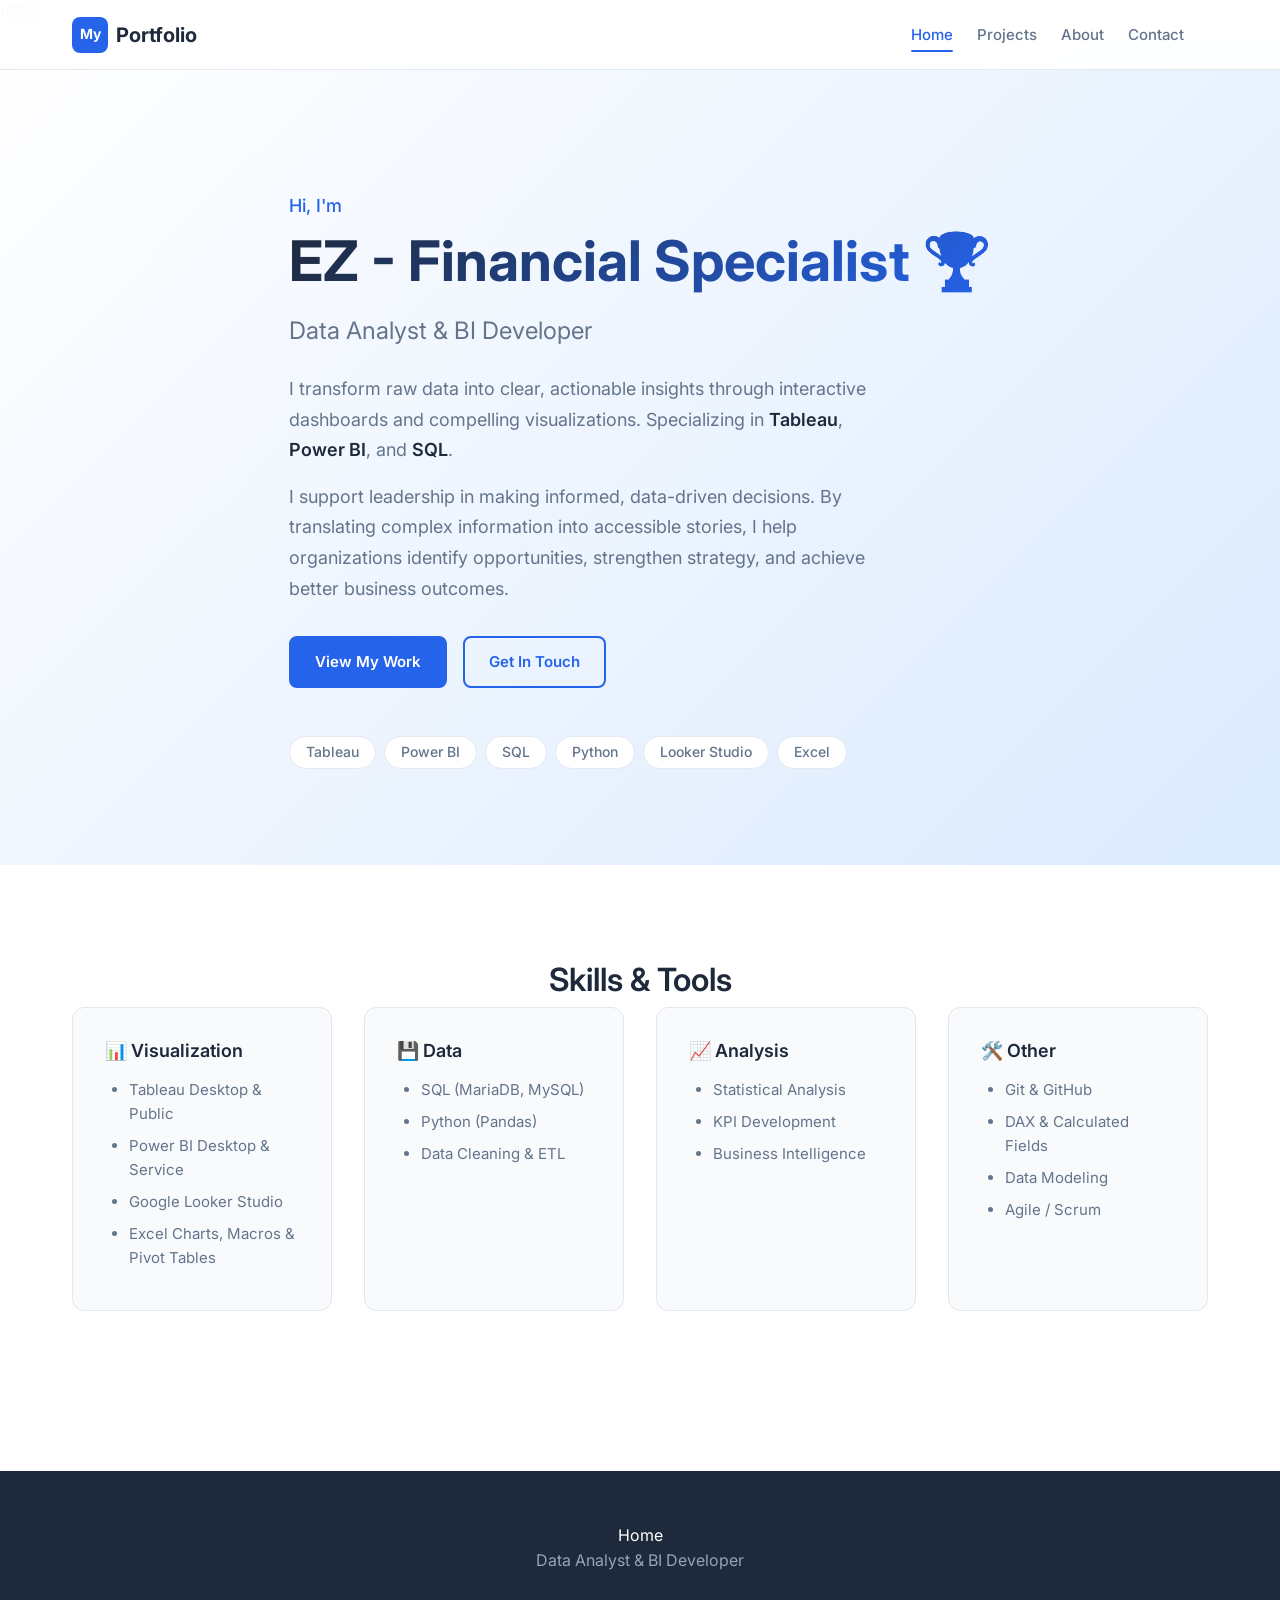
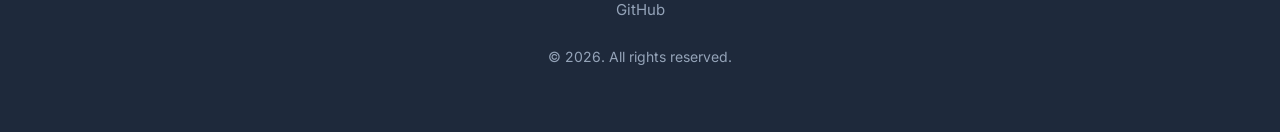
<file: index.html>
HTML

<!DOCTYPE html>
<html lang="en">
<head>
    <!-- ═══════════════════════════════════════════ -->
    <!-- CHARACTER ENCODING & VIEWPORT               -->
    <!-- ═══════════════════════════════════════════ -->
    <!-- 
      WHAT: Tells the browser how to read your text and 
            how to size the page on different screens.
      WHY:  Without UTF-8, special characters break.
            Without viewport, mobile phones show tiny text.
    -->
    <meta charset="UTF-8">
    <meta name="viewport" content="width=device-width, initial-scale=1.0">
    

    <!-- ═══════════════════════════════════════════ -->
    <!-- SECURITY HEADERS (from Step 6)              -->
    <!-- ═══════════════════════════════════════════ -->
    <meta http-equiv="Content-Security-Policy" content="
        default-src 'self';
        script-src 'self';
        style-src 'self' 'unsafe-inline' https://fonts.googleapis.com;
        font-src 'self' https://fonts.gstatic.com;
        img-src 'self' data: https:;
        frame-src https://public.tableau.com https://app.powerbi.com https://lookerstudio.google.com https://datastudio.google.com;
        connect-src 'self' https://formspree.io;
    ">
    <meta http-equiv="X-Content-Type-Options" content="nosniff">
    <meta name="Referrer-Policy" content="strict-origin-when-cross-origin">

    <!-- ═══════════════════════════════════════════ -->
    <!-- SEO (Search Engine Optimization)            -->
    <!-- ═══════════════════════════════════════════ -->
    <!--
      WHAT: Helps Google and LinkedIn understand your page.
      WHY:  When someone Googles your name or shares your link,
            this info determines what appears.
    -->
    <title>Home  | Data Analytics Portfolio</title>
    <meta name="description" content="Data Analytics portfolio featuring 
        Tableau, Power BI, and Looker Studio dashboards. 
        Specializing in data visualization and business intelligence.">
    <meta name="author" content="EZ - Financial Specialist">

    <!-- Open Graph tags (for LinkedIn/social media previews) -->
    <meta property="og:title" content="EZ - Financial Specialist — Data Analytics Portfolio">
    <meta property="og:description" content="Data Analytics portfolio featuring 
        interactive dashboards and data visualizations.">
    <meta property="og:type" content="website">
    <meta property="og:url" content="https://github.com/Gecko1-F/Data-Analysis-Portfolio/">
    <meta property="og:image" content="https://github.com/Gecko1-F/Data-Analysis-Portfolio/images/profile/DB.webp">

    <!-- ═══════════════════════════════════════════ -->
    <!-- FAVICON                                     -->
    <!-- ═══════════════════════════════════════════ -->
    <link rel="apple-touch-icon" sizes="180x180" href="/apple-touch-icon.png">
    <link rel="icon" type="image/png" sizes="32x32" href="/favicon-32x32.png">
    <link rel="icon" type="image/png" sizes="16x16" href="/favicon-16x16.png">
    <link rel="manifest" href="/site.webmanifest">

    <!-- ═══════════════════════════════════════════ -->
    <!-- FONTS (Google Fonts — free)                 -->
    <!-- ═══════════════════════════════════════════ -->
    <!--
      WHAT: Professional fonts from Google's free CDN.
      WHY:  Default browser fonts look unprofessional.
      
      preconnect: Tells the browser to start connecting to
      Google's servers early, so fonts load faster.
    -->
    <link rel="preconnect" href="https://fonts.googleapis.com">
    <link rel="preconnect" href="https://fonts.gstatic.com" crossorigin>
    <link href="https://fonts.googleapis.com/css2?family=Inter:wght@300;400;500;600;700&family=JetBrains+Mono:wght@400;500&display=swap" rel="stylesheet">

    <!-- ═══════════════════════════════════════════ -->
    <!-- YOUR STYLESHEET                             -->
    <!-- ═══════════════════════════════════════════ -->
    <link rel="stylesheet" href="css/style.css">
</head>
<body>

    <!-- ═══════════════════════════════════════════ -->
    <!-- SKIP NAVIGATION LINK (Accessibility)        -->
    <!-- ═══════════════════════════════════════════ -->
    <!--
      WHAT: Hidden link that appears when Tab is pressed.
      WHY:  Screen reader users and keyboard-only users can
            skip the navigation and jump straight to content.
            This is an accessibility best practice (WCAG).
    -->
    <a href="#main-content" class="skip-link">Skip to main content</a>

    <!-- ═══════════════════════════════════════════ -->
    <!-- NAVIGATION BAR                              -->
    <!-- ═══════════════════════════════════════════ -->
    <!--
      WHAT: The menu bar at the top of every page.
      WHY:  Lets visitors navigate between pages.
      
      <nav> tag: Semantic HTML — tells screen readers 
      "this is navigation." Better than using <div>.
      
      aria-label: Tells screen readers what this nav is for.
    -->
    <nav class="navbar" aria-label="Main navigation">
        <div class="nav-container">
            <!-- Logo/Name -->
            <a href="index.html" class="nav-logo" aria-label="Home">
                <!-- You can use text or an SVG logo -->
                <span class="logo-text">My</span>
                <span class="logo-full"> Portfolio  </span>
            </a>

            <!-- Navigation Links -->
            <ul class="nav-links" id="navLinks">
                <li><a href="index.html" class="nav-link active" aria-current="page">Home</a></li>
                <li><a href="projects.html" class="nav-link">Projects</a></li>
                <li><a href="about.html" class="nav-link">About</a></li>
                <li><a href="contact.html" class="nav-link">Contact</a></li>
                <li>
                  <!-  <a href="docs/resume.pdf" class="nav-link nav-cta" 
                       target="_blank" 
                       rel="noopener noreferrer">
                     <!-   Resume ↗
                    </a>
                </li>
            </ul>

            <!-- 
              Mobile Menu Button (Hamburger)
              ──────────────────────────────
              WHAT: Three-line icon that appears on small screens.
              WHY:  Full navigation doesn't fit on phone screens.
              
              aria-expanded: Tells screen readers if menu is open/closed.
              aria-controls: Points to the element this button controls.
            -->
            <button class="nav-toggle" 
                    id="navToggle" 
                    aria-expanded="false" 
                    aria-controls="navLinks"
                    aria-label="Toggle navigation menu">
                <span class="hamburger-line"></span>
                <span class="hamburger-line"></span>
                <span class="hamburger-line"></span>
            </button>
        </div>
    </nav>

    <!-- ═══════════════════════════════════════════ -->
    <!-- HERO SECTION (Main Banner)                  -->
    <!-- ═══════════════════════════════════════════ -->
    <!--
      WHAT: The large, eye-catching section at the top.
      WHY:  First impression — visitors decide in 3 seconds 
            whether to stay or leave.
      
      id="main-content": This is where the skip-link jumps to.
    -->
    <main id="main-content">
        <section class="hero" aria-label="Introduction">
            <div class="hero-container">
                <div class="hero-content">
                    <!-- Greeting with subtle animation -->
                    <p class="hero-greeting">Hi, I'm</p>

                    <!-- Your name — the biggest text on the page -->
                    <h1 class="hero-title">EZ - Financial Specialist 🏆</h1>

                    <!-- Your role/tagline -->
                    <p class="hero-subtitle">
                        Data Analyst & BI Developer
                    </p>

                    <!-- Brief description -->
                    <div class="hero-description">
    <p>I transform raw data into clear, actionable insights through interactive dashboards and compelling visualizations. Specializing in <strong>Tableau</strong>, <strong>Power BI</strong>, and <strong>SQL</strong>.</p>
    
    <p>I support leadership in making informed, data-driven decisions. By translating complex information into accessible stories, I help organizations identify opportunities, strengthen strategy, and achieve better business outcomes.</p>
</div>


                    <!-- Call-to-action buttons -->
                    <div class="hero-buttons">
                        <a href="projects.html" class="btn btn-primary">
                            View My Work
                        </a>
                        <a href="contact.html" class="btn btn-secondary">
                            Get In Touch
                        </a>
                    </div>

                    <!-- Tool badges -->
                    <div class="hero-tools" aria-label="Tools I use">
                        <span class="tool-badge">Tableau</span>
                        <span class="tool-badge">Power BI</span>
                        <span class="tool-badge">SQL</span>
                        <span class="tool-badge">Python</span>
                        <span class="tool-badge">Looker Studio</span>
                        <span class="tool-badge">Excel</span>
                    </div>
                </div>
            </div>
        </section>

        <!-- ═══════════════════════════════════════════ -->
        <!-- FEATURED PROJECTS SECTION                   -->
        <!-- ═══════════════════════════════════════════ -->
        <!--
          WHAT: Preview cards of your best 3 projects.
          WHY:  Gives visitors a quick taste without 
                having to navigate to the projects page.
        -->
        <!--
        <section class="featured-projects" aria-label="Featured projects">
            <div class="section-container">
                <h2 class="section-title">Featured Projects</h2>
                <p class="section-subtitle">
                    A selection of my recent data analytics work
                </p>

                <div class="projects-grid">
                    <!-- PROJECT CARD 1 -->
                   <!-- <article class="project-card">
                        <div class="card-image">
                            <img src="images/projects/project1-thumb.webp" 
                                 alt="Screenshot of Sales Performance Dashboard 
                                      showing revenue trends and KPI metrics"
                                 loading="lazy"
                                 width="600" 
                                 height="400">
                            <!--
                              loading="lazy": Don't load image until user 
                              scrolls near it. Saves bandwidth.
                              
                              width/height: Prevents layout shift while 
                              image loads. Browser reserves space.
                              
                              alt: Descriptive text for screen readers 
                              and when images fail to load. Be specific!
                            -->
                           <!-- <span class="card-tool-tag">Tableau</span>
                        </div>
                        <div class="card-content">
                            <h3 class="card-title">Sales Performance Dashboard</h3>
                            <p class="card-description">
                                Interactive Tableau dashboard analyzing $2.3M in 
                                sales data across 4 regions, identifying a 23% 
                                revenue opportunity in underperforming segments.
                            </p>
                            <div class="card-tags">
                                <span class="tag">Tableau</span>
                                <span class="tag">SQL</span>
                                <span class="tag">Data Cleaning</span>
                            </div>
                            <a href="projects.html#project-sales" 
                               class="card-link">
                                View Case Study →
                            </a>
                        </div>
                    </article>

                    <!-- PROJECT CARD 2 -->
                    <!--<article class="project-card">
                        <div class="card-image">
                            <img src="images/projects/project2-thumb.webp" 
                                 alt="Screenshot of HR Analytics Dashboard 
                                      showing employee turnover analysis"
                                 loading="lazy"
                                 width="600" 
                                 height="400">
                            <span class="card-tool-tag">Power BI</span>
                        </div>
                        <div class="card-content">
                            <h3 class="card-title">HR Analytics Dashboard</h3>
                            <p class="card-description">
                                Power BI report analyzing employee turnover 
                                patterns, revealing that remote workers had 
                                34% higher retention rates.
                            </p>
                            <div class="card-tags">
                                <span class="tag">Power BI</span>
                                <span class="tag">DAX</span>
                                <span class="tag">HR Analytics</span>
                            </div>
                            <a href="projects.html#project-hr" 
                               class="card-link">
                                View Case Study →
                            </a>
                        </div>
                    </article>

                    <!-- PROJECT CARD 3 -->
                    <!--<article class="project-card">
                        <div class="card-image">
                            <img src="images/projects/project3-thumb.webp" 
                                 alt="Screenshot of Marketing ROI report 
                                      showing campaign performance metrics"
                                 loading="lazy"
                                 width="600" 
                                 height="400">
                            <span class="card-tool-tag">Looker Studio</span>
                        </div>
                        <div class="card-content">
                            <h3 class="card-title">Marketing ROI Report</h3>
                            <p class="card-description">
                                Google Looker Studio report tracking marketing 
                                spend vs. conversions, optimizing budget 
                                allocation to improve ROI by 18%.
                            </p>
                            <div class="card-tags">
                                <span class="tag">Looker Studio</span>
                                <span class="tag">Google Analytics</span>
                                <span class="tag">Marketing</span>
                            </div>
                            <a href="projects.html#project-marketing" 
                               class="card-link">
                                View Case Study →
                            </a>
                        </div>
                    </article>
                </div>

                <!-- Link to see all projects -->
                <!--<div class="section-cta">
                    <a href="projects.html" class="btn btn-outline">
                        View All Projects →-->
                    </a>
                </div>
            </div>
        </section>

        <!-- ═══════════════════════════════════════════ -->
        <!-- SKILLS SECTION                              -->
        <!-- ═══════════════════════════════════════════ -->
        <section class="skills" aria-label="Technical skills">
            <div class="section-container">
                <h2 class="section-title">Skills & Tools</h2>

                <div class="skills-grid">
                    <div class="skill-category">
                        <h3>📊 Visualization</h3>
                        <ul>
                            <li>Tableau Desktop & Public</li>
                            <li>Power BI Desktop & Service</li>
                            <li>Google Looker Studio</li>
                            <li>Excel Charts, Macros & Pivot Tables</li>
                        </ul>
                    </div>

                    <div class="skill-category">
                        <h3>💾 Data</h3>
                        <ul>
                            <li>SQL (MariaDB, MySQL)</li>
                            <li>Python (Pandas)</li>
                            <li>Data Cleaning & ETL</li>
                           
                        </ul>
                    </div>

                    <div class="skill-category">
                        <h3>📈 Analysis</h3>
                        <ul>
                            <li>Statistical Analysis</li>
                            <li>KPI Development</li>
                            <li>Business Intelligence</li>
                        </ul>
                    </div>

                    <div class="skill-category">
                        <h3>🛠️ Other</h3>
                        <ul>
                            <li>Git & GitHub</li>
                            <li>DAX & Calculated Fields</li>
                            <li>Data Modeling</li>
                            <li>Agile / Scrum</li>
                        </ul>
                    </div>
                </div>
            </div>
        </section>
    </main>

    <!-- ═══════════════════════════════════════════ -->
    <!-- FOOTER                                      -->
    <!-- ═══════════════════════════════════════════ -->
    <footer class="footer" aria-label="Footer">
        <div class="footer-container">
            <div class="footer-content">
                <p class="footer-name"></p> Home
                <p class="footer-role">Data Analyst & BI Developer</p>
            </div>

            <div class="footer-links">
                <!--
                  rel="noopener noreferrer"
                  ─────────────────────────
                  WHAT: Security attributes for external links.
                  WHY:  
                  - noopener: Prevents the linked page from accessing 
                    your page via JavaScript (window.opener attack).
                  - noreferrer: Prevents sending your URL as referrer 
                    (privacy protection).
                  ALWAYS use these on target="_blank" links!
                -->
                
                <a href="https://github.com/Gecko1-F/Data-Analysis-Portfolio/" 
                   target="_blank" 
                   rel="noopener noreferrer"
                   aria-label="GitHub Profile">
                    GitHub
               <!-- </a>
                <a href="https://public.tableau.com/app/profile/yourprofile" 
                   target="_blank" 
                   rel="noopener noreferrer"
                   aria-label="Tableau Public Profile">
                    Tableau Public
                </a>
                <a href="mailto:your-email@example.com" 
                   aria-label="Send email">
                    Email-->
                </a>
            </div>

            <p class="footer-copyright">
                © <span id="currentYear"></span>. All rights reserved.
                <script>
                document.getElementById('currentYear').textContent = new Date().getFullYear();
                </script>

            </p>
        </div>
    </footer>

    <!-- ═══════════════════════════════════════════ -->
    <!-- JAVASCRIPT (loaded at end for performance)  -->
    <!-- ═══════════════════════════════════════════ -->
    <!--
      WHAT: Load JS file at the bottom of body.
      WHY:  HTML loads top-to-bottom. If JS is in <head>, 
            the page appears blank while JS downloads.
            Putting it at the bottom lets HTML/CSS render 
            first, so users see content immediately.
    -->
    <script src="js/main.js"></script>
</body>
</html>
</file>
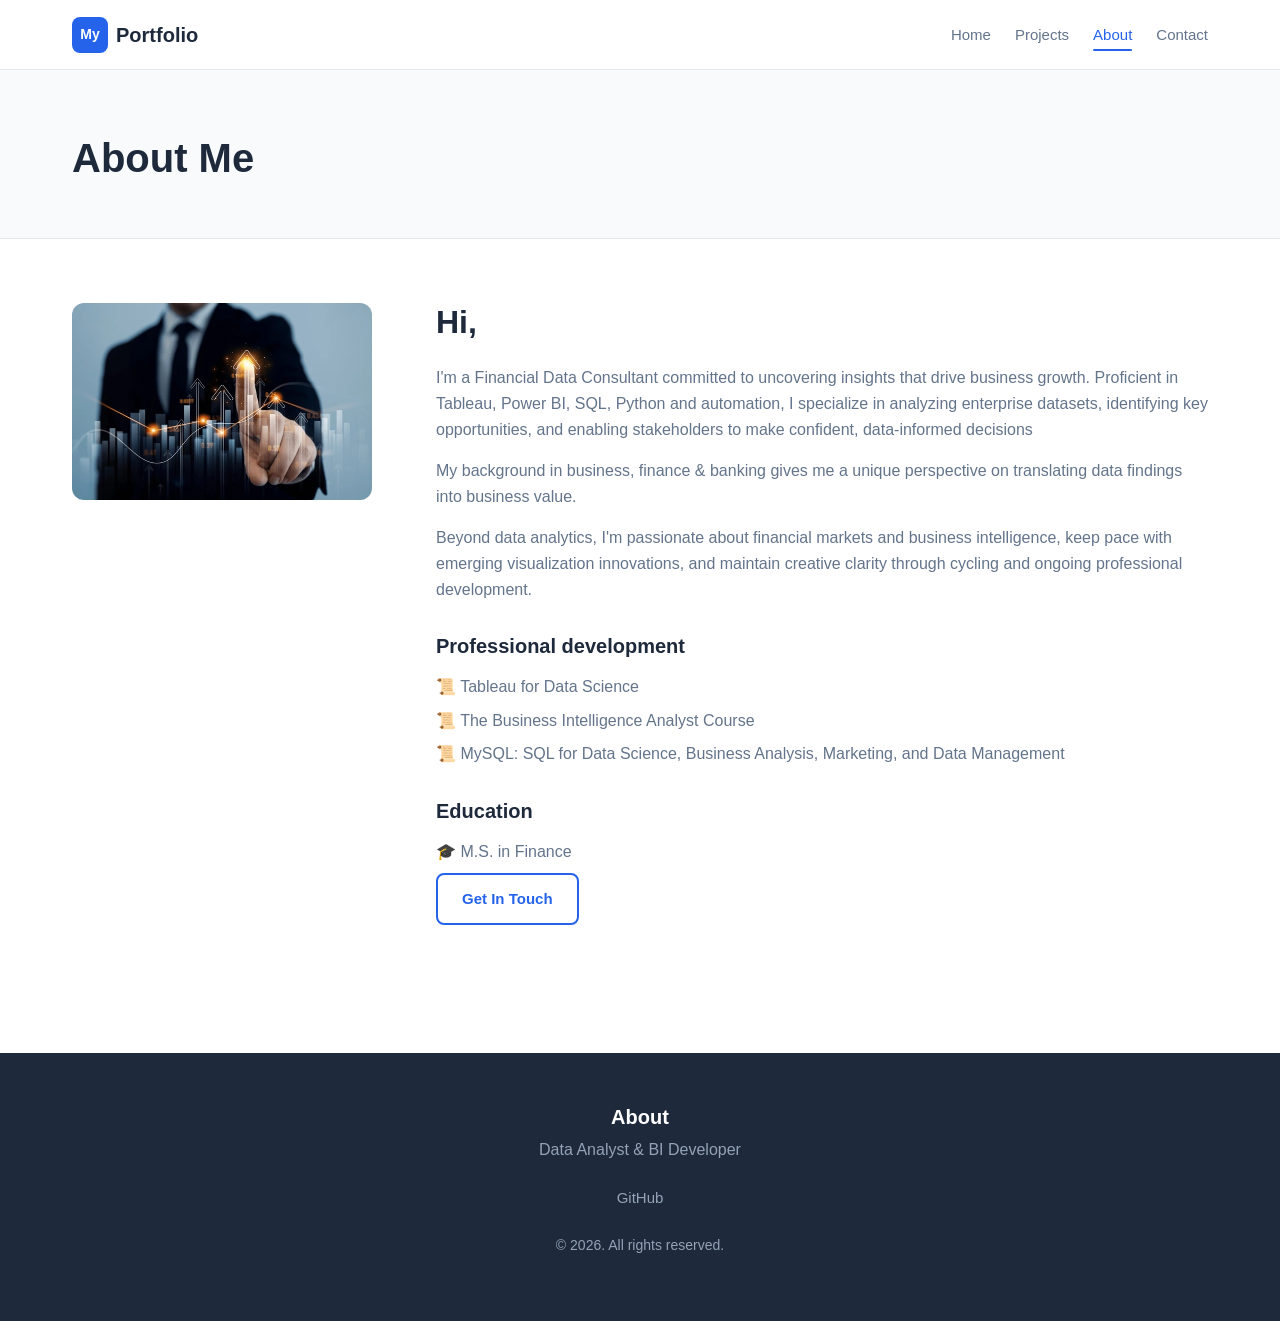
<file: about.html>
<!DOCTYPE html>
<html lang="en">
<head>
    <meta charset="UTF-8">
    <meta name="viewport" content="width=device-width, initial-scale=1.0">
    <meta http-equiv="Content-Security-Policy" content="
        default-src 'self';
        script-src 'self';
        style-src 'self' 'unsafe-inline' https://fonts.googleapis.com;
        font-src 'self' https://fonts.gstatic.com;
        img-src 'self' data: https:;
        frame-src https://public.tableau.com https://app.powerbi.com https://lookerstudio.google.com https://datastudio.google.com;
        connect-src 'self' https://formspree.io;
    ">
    <meta http-equiv="X-Content-Type-Options" content="nosniff">
    <meta name="Referrer-Policy" content="strict-origin-when-cross-origin">
    
    <title>About  | Data Analytics Portfolio</title>
    <meta name="description" content="Learn about my background in data analytics, 
        my skills, certifications, and experience.">
    
    <link rel="icon" type="image/x-icon" href="images/icons/favicon.ico">
    <link rel="preconnect" href="https://fonts.googleapis.com">
    <link rel="preconnect" href="https://fonts.gstatic.com" crossorigin>
    <link href="https://fonts.googleapis.com/css2?family=Inter:wght@300;400;500;600;700&family=JetBrains+Mono:wght@400;500&display=swap" rel="stylesheet">
    <link rel="stylesheet" href="css/style.css">
</head>
<body>
    <a href="#main-content" class="skip-link">Skip to main content</a>

    <!-- Navigation -->
    <nav class="navbar" aria-label="Main navigation">
        <div class="nav-container">
            <a href="index.html" class="nav-logo" aria-label="Home">
                <span class="logo-text">My</span>
                <span class="logo-full">Portfolio</span>
            </a>
            <ul class="nav-links" id="navLinks">
                <li><a href="index.html" class="nav-link">Home</a></li>
                <li><a href="projects.html" class="nav-link">Projects</a></li>
                <li><a href="about.html" class="nav-link active" aria-current="page">About</a></li>
                <li><a href="contact.html" class="nav-link">Contact</a></li>
                <!--<li><a href="docs/resume.pdf" class="nav-link nav-cta" target="_blank" rel="noopener noreferrer">Resume ↗</a></li>-->
            </ul>
            <button class="nav-toggle" id="navToggle" aria-expanded="false" aria-controls="navLinks" aria-label="Toggle navigation menu">
                <span class="hamburger-line"></span>
                <span class="hamburger-line"></span>
                <span class="hamburger-line"></span>
            </button>
        </div>
    </nav>

    <main id="main-content">
        <section class="page-header">
            <div class="section-container">
                <h1>About Me</h1>
            </div>
        </section>

        <section class="about-content">
            <div class="section-container">
                <div class="about-grid">
                    <!-- Photo -->
                    <div class="about-image">
                        <img src="images/profile/1F.webp" 
                             alt="Your Name - professional headshot"
                             width="400" height="400"
                             loading="lazy">
                    </div>

                    <!-- Bio -->
                    <div class="about-text">
                        <h2>Hi, </h2>
                        <p>
                            I'm a Financial Data Consultant committed to uncovering insights that drive business growth. 
                            Proficient in Tableau, Power BI, SQL, Python and automation, 
                            I specialize in analyzing enterprise datasets, identifying key opportunities, and enabling stakeholders to make confident, data-informed decisions
                        </p>
                        <p>
                            My background in business, 
                            finance & banking gives me a unique perspective 
                            on translating data findings into business value.
                        </p>
                        <p>
                           Beyond data analytics, I'm passionate about financial markets and business intelligence, 
                           keep pace with emerging visualization innovations, 
                           and maintain creative clarity through cycling and ongoing professional development.
                        </p>

                        <h3>Professional development</h3>
                        <ul class="certifications-list">
                            <li>📜 Tableau for Data Science</li>
                            <li>📜 The Business Intelligence Analyst Course</li>
                            <li>📜 MySQL: SQL for Data Science, Business Analysis, Marketing, and Data Management</li>
                        </ul>

                        <h3>Education</h3>
                        <ul>
                            <li>🎓 M.S. in Finance </li>
                        </ul>

                        <!--<div class="about-cta">
                            <a href="docs/resume.pdf" class="btn btn-primary" target="_blank" rel="noopener noreferrer">
                                Download Resume-->
                            </a>
                            <a href="contact.html" class="btn btn-secondary">
                                Get In Touch
                            </a>
                        </div>
                    </div>
                </div>
            </div>
        </section>
    </main>

    <!-- Footer -->
    <footer class="footer" aria-label="Footer">
        <div class="footer-container">
            <div class="footer-content">
                <p class="footer-name">About</p>
                <p class="footer-role">Data Analyst & BI Developer</p>
            </div>
            <div class="footer-links">
               <!-- <a href="https://linkedin.com/in/yourprofile" target="_blank" rel="noopener noreferrer">LinkedIn</a>-->
                <a href="https://github.com/Gecko1-F/Data-Analysis-Portfolio/" target="_blank" rel="noopener noreferrer">GitHub</a>
                <!--<a href="mailto:your-email@example.com">Email</a>-->
            </div>
            <p class="footer-copyright">© <span id="currentYear"></span>. All rights reserved.</p>
            <script>
                document.getElementById('currentYear').textContent = new Date().getFullYear();
                </script>
        </div>
    </footer>

    <script src="js/main.js"></script>
</body>
</html>
</file>
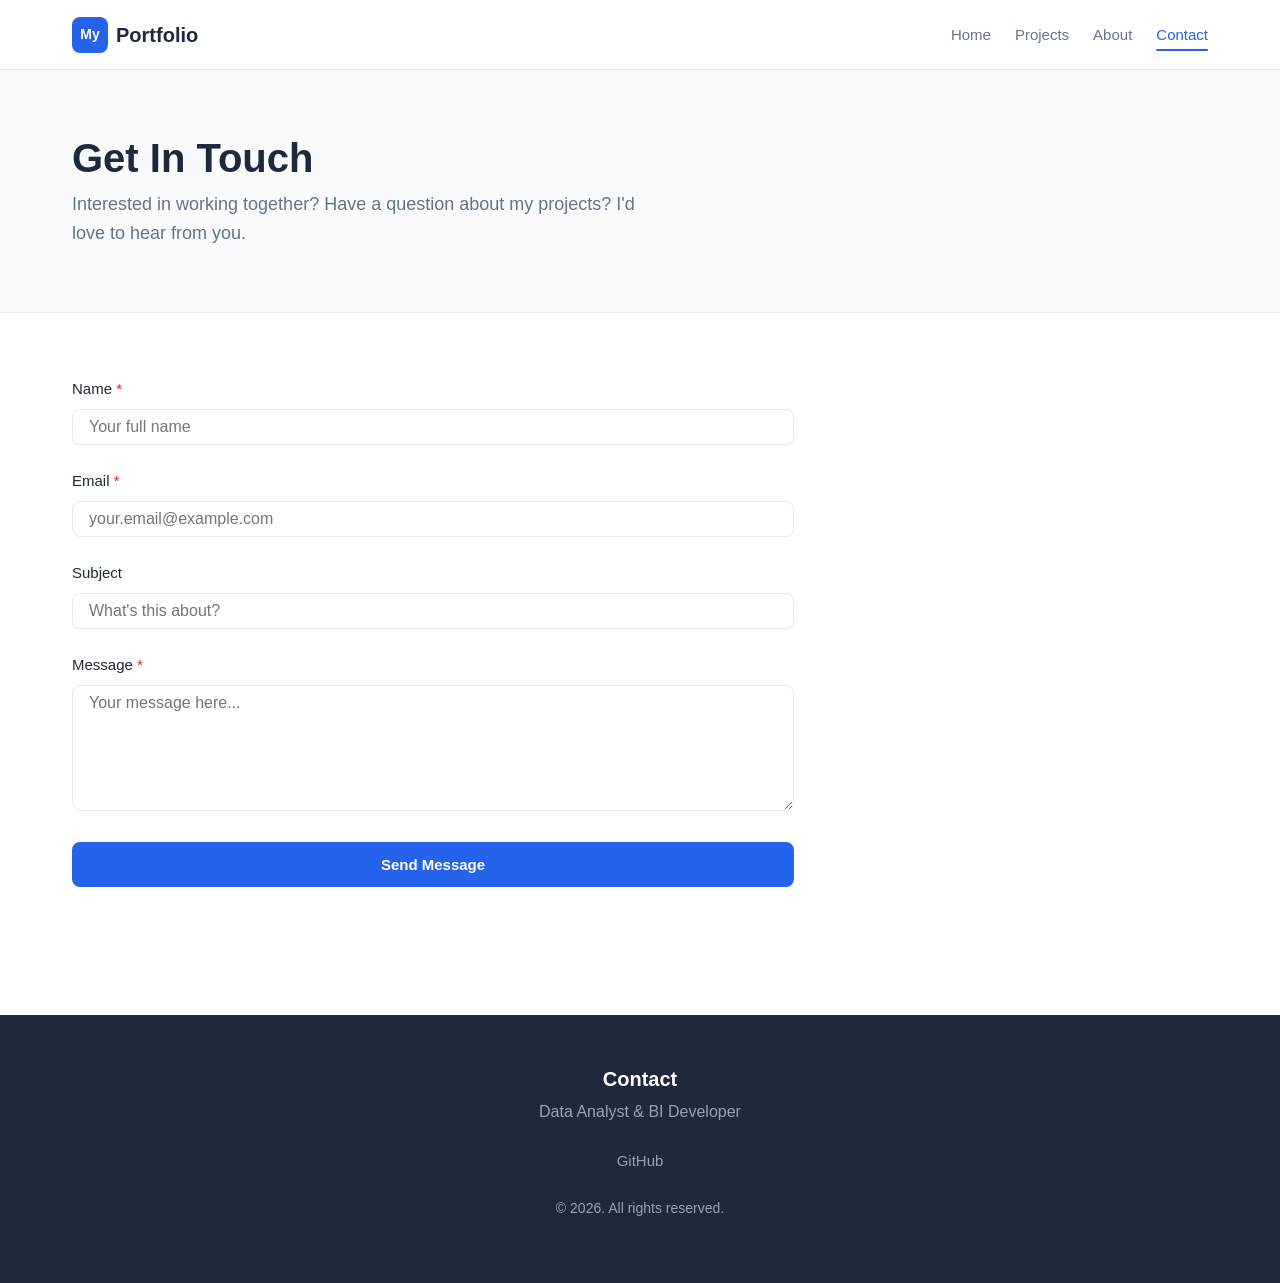
<file: contact.html>
<!DOCTYPE html>
<html lang="en">
<head>
    <meta charset="UTF-8">
    <meta name="viewport" content="width=device-width, initial-scale=1.0">
    <meta http-equiv="Content-Security-Policy" content="
        default-src 'self';
        script-src 'self';
        style-src 'self' 'unsafe-inline' https://fonts.googleapis.com;
        font-src 'self' https://fonts.gstatic.com;
        img-src 'self' data: https:;
        frame-src https://public.tableau.com https://app.powerbi.com https://lookerstudio.google.com https://datastudio.google.com;
        connect-src 'self' https://formspree.io;
    ">
    <meta http-equiv="X-Content-Type-Options" content="nosniff">
    <meta name="Referrer-Policy" content="strict-origin-when-cross-origin">
    
    <title>Contact  | Data Analytics Portfolio</title>
    <meta name="description" content="Get in touch with me for data analytics 
        opportunities, collaborations, or questions.">
    
    <link rel="icon" type="image/x-icon" href="images/icons/favicon.ico">
    <link rel="preconnect" href="https://fonts.googleapis.com">
    <link rel="preconnect" href="https://fonts.gstatic.com" crossorigin>
    <link href="https://fonts.googleapis.com/css2?family=Inter:wght@300;400;500;600;700&family=JetBrains+Mono:wght@400;500&display=swap" rel="stylesheet">
    <link rel="stylesheet" href="css/style.css">
</head>
<body>
    <a href="#main-content" class="skip-link">Skip to main content</a>

    <!-- Navigation -->
    <nav class="navbar" aria-label="Main navigation">
        <div class="nav-container">
            <a href="index.html" class="nav-logo" aria-label="Home">
                <span class="logo-text">My</span>
                <span class="logo-full">Portfolio</span>
            </a>
            <ul class="nav-links" id="navLinks">
                <li><a href="index.html" class="nav-link">Home</a></li>
                <li><a href="projects.html" class="nav-link">Projects</a></li>
                <li><a href="about.html" class="nav-link">About</a></li>
                <li><a href="contact.html" class="nav-link active" aria-current="page">Contact</a></li>
                <!--<li><a href="docs/resume.pdf" class="nav-link nav-cta" target="_blank" rel="noopener noreferrer">Resume ↗</a></li>-->
            </ul>
            <button class="nav-toggle" id="navToggle" aria-expanded="false" aria-controls="navLinks" aria-label="Toggle navigation menu">
                <span class="hamburger-line"></span>
                <span class="hamburger-line"></span>
                <span class="hamburger-line"></span>
            </button>
        </div>
    </nav>

    <main id="main-content">
        <section class="page-header">
            <div class="section-container">
                <h1>Get In Touch</h1>
                <p>Interested in working together? Have a question about 
                   my projects? I'd love to hear from you.</p>
            </div>
        </section>

        <section class="contact-section">
            <div class="section-container">
                <div class="contact-grid">
                    <!-- Contact Form -->
                    <div class="contact-form-container">
                        <!--
                          ═══════════════════════════════════════
                          FORMSUBMIT CONTACT FORM
                          ═══════════════════════════════════════
                          
                          WHAT: FormSubmit.co is a free service that 
                          receives form submissions and emails them to you.
                          
                          HOW IT WORKS:
                          1. The form action URL includes your email
                          2. When someone submits the form, FormSubmit 
                             sends you an email with their message
                          3. No backend code needed!
                          
                          SETUP (See Step 16 for details):
                          Replace YOUR-EMAIL@example.com with your real email.
                          First submission will require email verification.
                          
                          
                        -->
                        <form action="https://formspree.io/f/xwvzlzqj" 
                              method="POST"
                              class="contact-form"
                              id="contactForm">
                        <!--<input type="email" name="email">-->

   
                            <!-- 
                            
                              WHY:  If this field has a value, FormSubmit 
                                    knows it's a bot and ignores the submission.
                            -->
                            <input type="text" name="_honey" style="display:none">
                            
                            <!-- Disable CAPTCHA (optional — remove if you want CAPTCHA) -->
                            <!-- <input type="hidden" name="_captcha" value="false">
                            
                            <!-- Where to redirect after submission -->
                            <input type="hidden" name="_next" 
                                   value="https://github.com/Gecko1-F/Data-Analysis-Portfolio/contact.html?sent=true">
                            
                            <!-- Subject line for the email you receive -->
                            <input type="hidden" name="_subject" 
                                   value="Portfolio Contact Form Submission">

                            <div class="form-group">
                                <label for="name">Name <span class="required">*</span></label>
                                <input type="text" 
                                       id="name" 
                                       name="name" 
                                       required 
                                       autocomplete="name"
                                       placeholder="Your full name"
                                       minlength="2"
                                       maxlength="100">
                                <!--
                                  required: Browser won't submit without this field
                                  autocomplete: Browser can auto-fill from saved info
                                  minlength/maxlength: Basic input validation
                                -->
                            </div>

                            <div class="form-group">
                                <label for="email">Email <span class="required">*</span></label>
                                <input type="email" 
                                       id="email" 
                                       name="email" 
                                       required 
                                       autocomplete="email"
                                       placeholder="your.email@example.com">
                                <!--
                                  type="email": Browser validates email format
                                  (must have @ and domain)
                                -->
                            </div>

                            <div class="form-group">
                                <label for="subject">Subject</label>
                                <input type="text" 
                                       id="subject" 
                                       name="subject"
                                       placeholder="What's this about?"
                                       maxlength="200">
                            </div>

                            <div class="form-group">
                                <label for="message">Message <span class="required">*</span></label>
                                <textarea id="message" 
                                          name="message" 
                                          required 
                                          rows="6"
                                          placeholder="Your message here..."
                                          minlength="10"
                                          maxlength="5000"></textarea>
                            </div>

                            <button type="submit" class="btn btn-primary btn-full">
                                Send Message
                            </button>
                        </form>

                        <!-- Success message (shown via JavaScript after redirect) -->
                        <div class="form-success" id="formSuccess" hidden>
                            <p>✅ Thank you! Your message has been sent. 
                               I'll get back to you as soon as possible.</p>
                        </div>
                    </div>

                    <!-- Contact Info Sidebar 
                    <div class="contact-info">
                        <h3>Other Ways to Connect</h3>
                        
                        <div class="contact-method">
                            <h4>📧 Email</h4>
                            <a href="mailto:your-email@example.com">
                                your-email@example.com
                            </a>
                        </div>

                        <div class="contact-method">
                            <h4>💼 LinkedIn</h4>
                            <a href="https://linkedin.com/in/yourprofile" 
                               target="_blank" 
                               rel="noopener noreferrer">
                                linkedin.com/in/yourprofile
                            </a>
                        </div>

                        <div class="contact-method">
                            <h4>🐙 GitHub</h4>
                            <a href="https://github.com/yourusername" 
                               target="_blank" 
                               rel="noopener noreferrer">
                                github.com/yourusername
                            </a>
                        </div>

                        <div class="contact-method">
                            <h4>📊 Tableau Public</h4>
                            <a href="https://public.tableau.com/app/profile/yourprofile" 
                               target="_blank" 
                               rel="noopener noreferrer">
                                My Tableau Profile
                            </a>
                        </div>

                        <div class="contact-method">
                            <h4>📍 Location</h4>
                            <p>City, State (or "Remote")</p>-->
                        </div>
                    </div>
                </div>
            </div>
        </section>
    </main>

    <footer class="footer" aria-label="Footer">
        <div class="footer-container">
            <div class="footer-content">
                <p class="footer-name">Contact</p>
                <p class="footer-role">Data Analyst & BI Developer</p>
            </div>
            <div class="footer-links">
                <!--<a href="https://linkedin.com/in/yourprofile" target="_blank" rel="noopener noreferrer">LinkedIn</a>-->
                <a href="https://github.com/Gecko1-F/Data-Analysis-Portfolio/" target="_blank" rel="noopener noreferrer">GitHub</a>
                <!--<a href="mailto:your-email@example.com">Email</a>-->
            </div>
            <p class="footer-copyright">© <span id="currentYear"></span>. All rights reserved.</p>
            <script>
                document.getElementById('currentYear').textContent = new Date().getFullYear();
                </script>
        </div>
    </footer>

    <script src="js/main.js"></script>
</body>
</html>
</file>
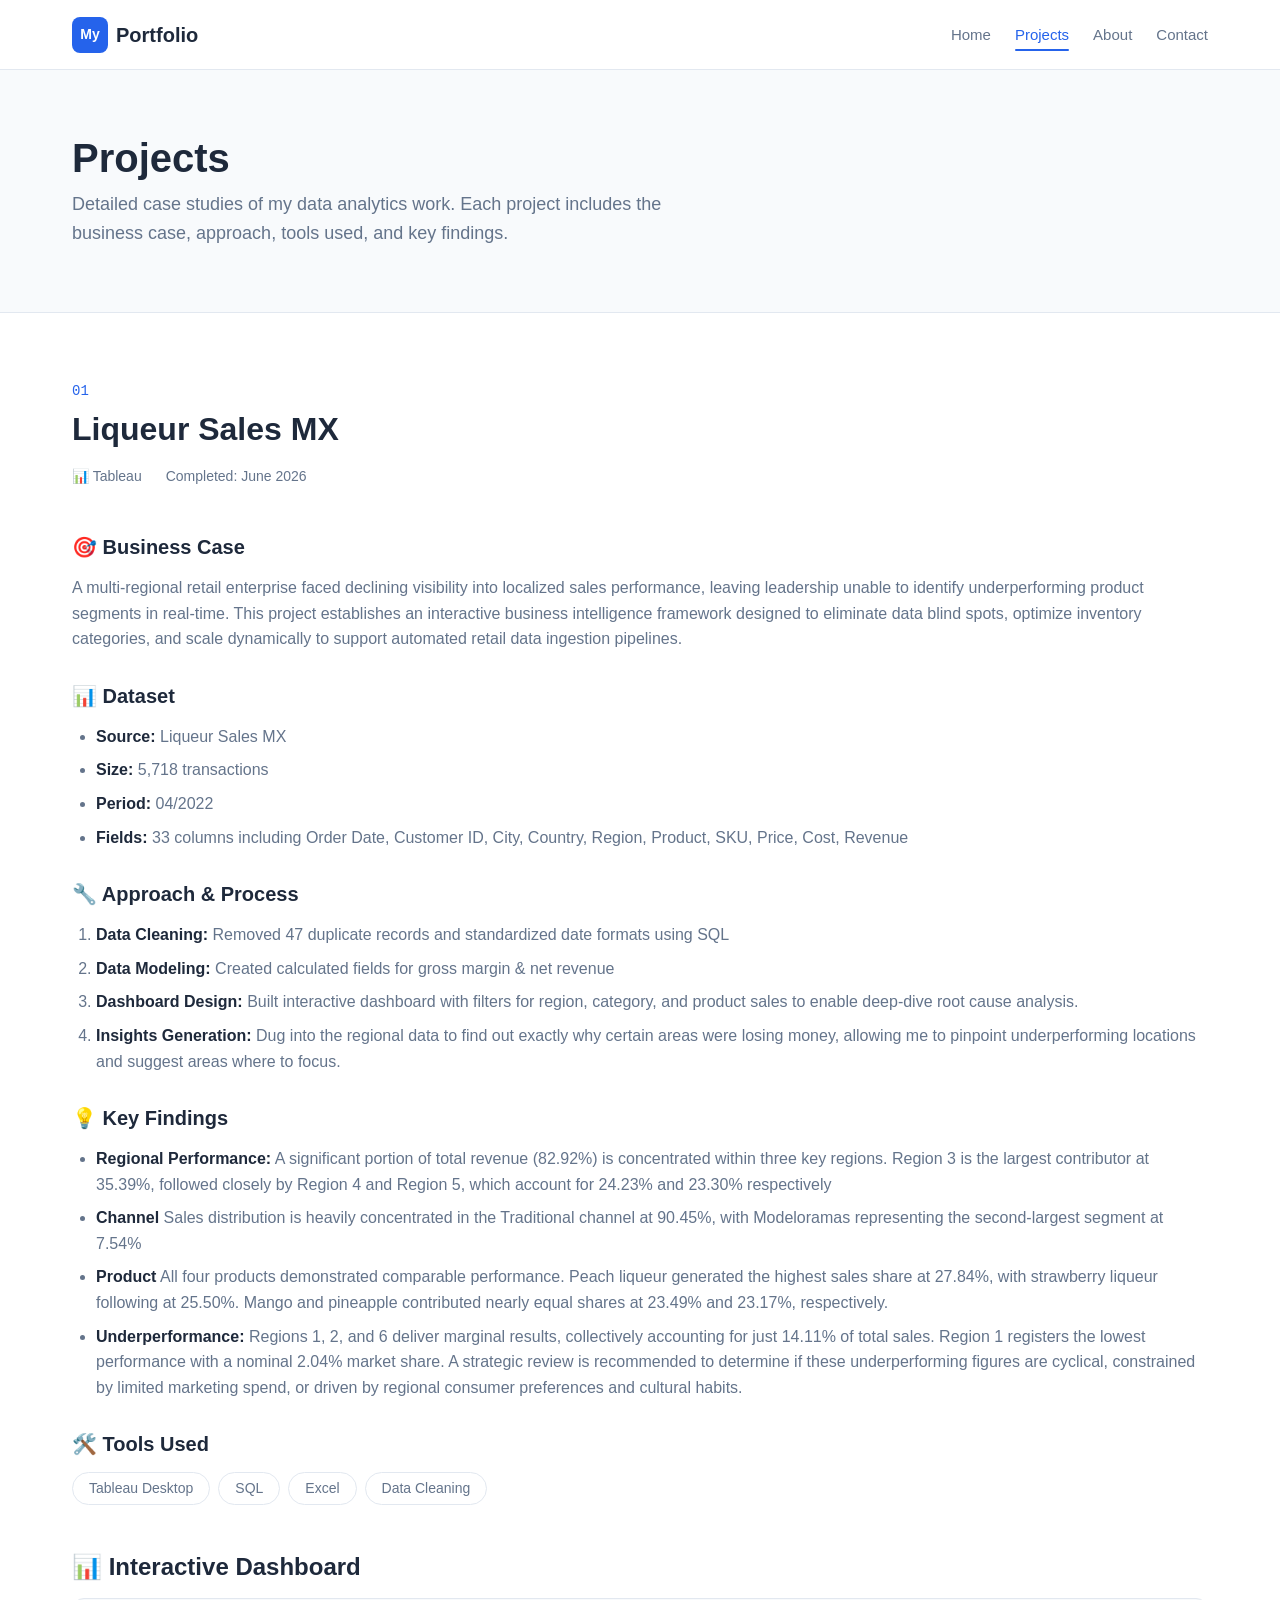
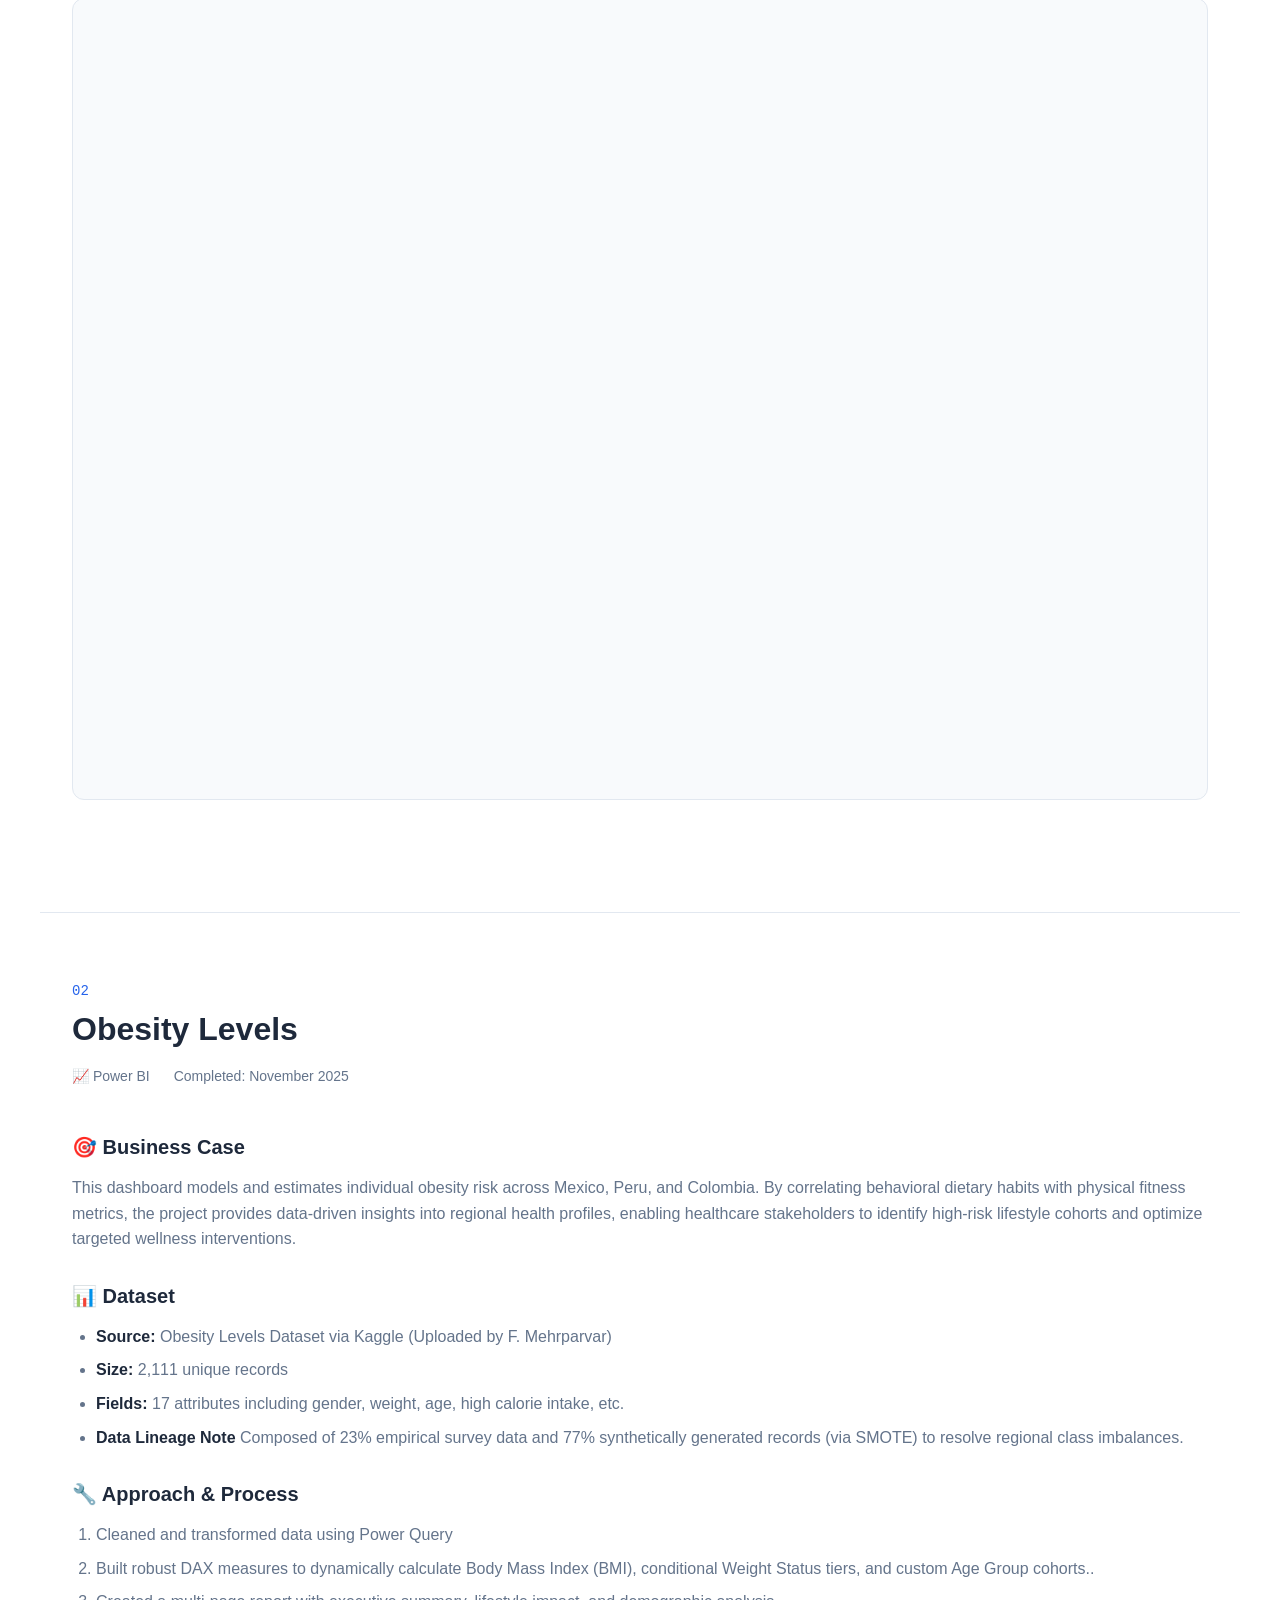
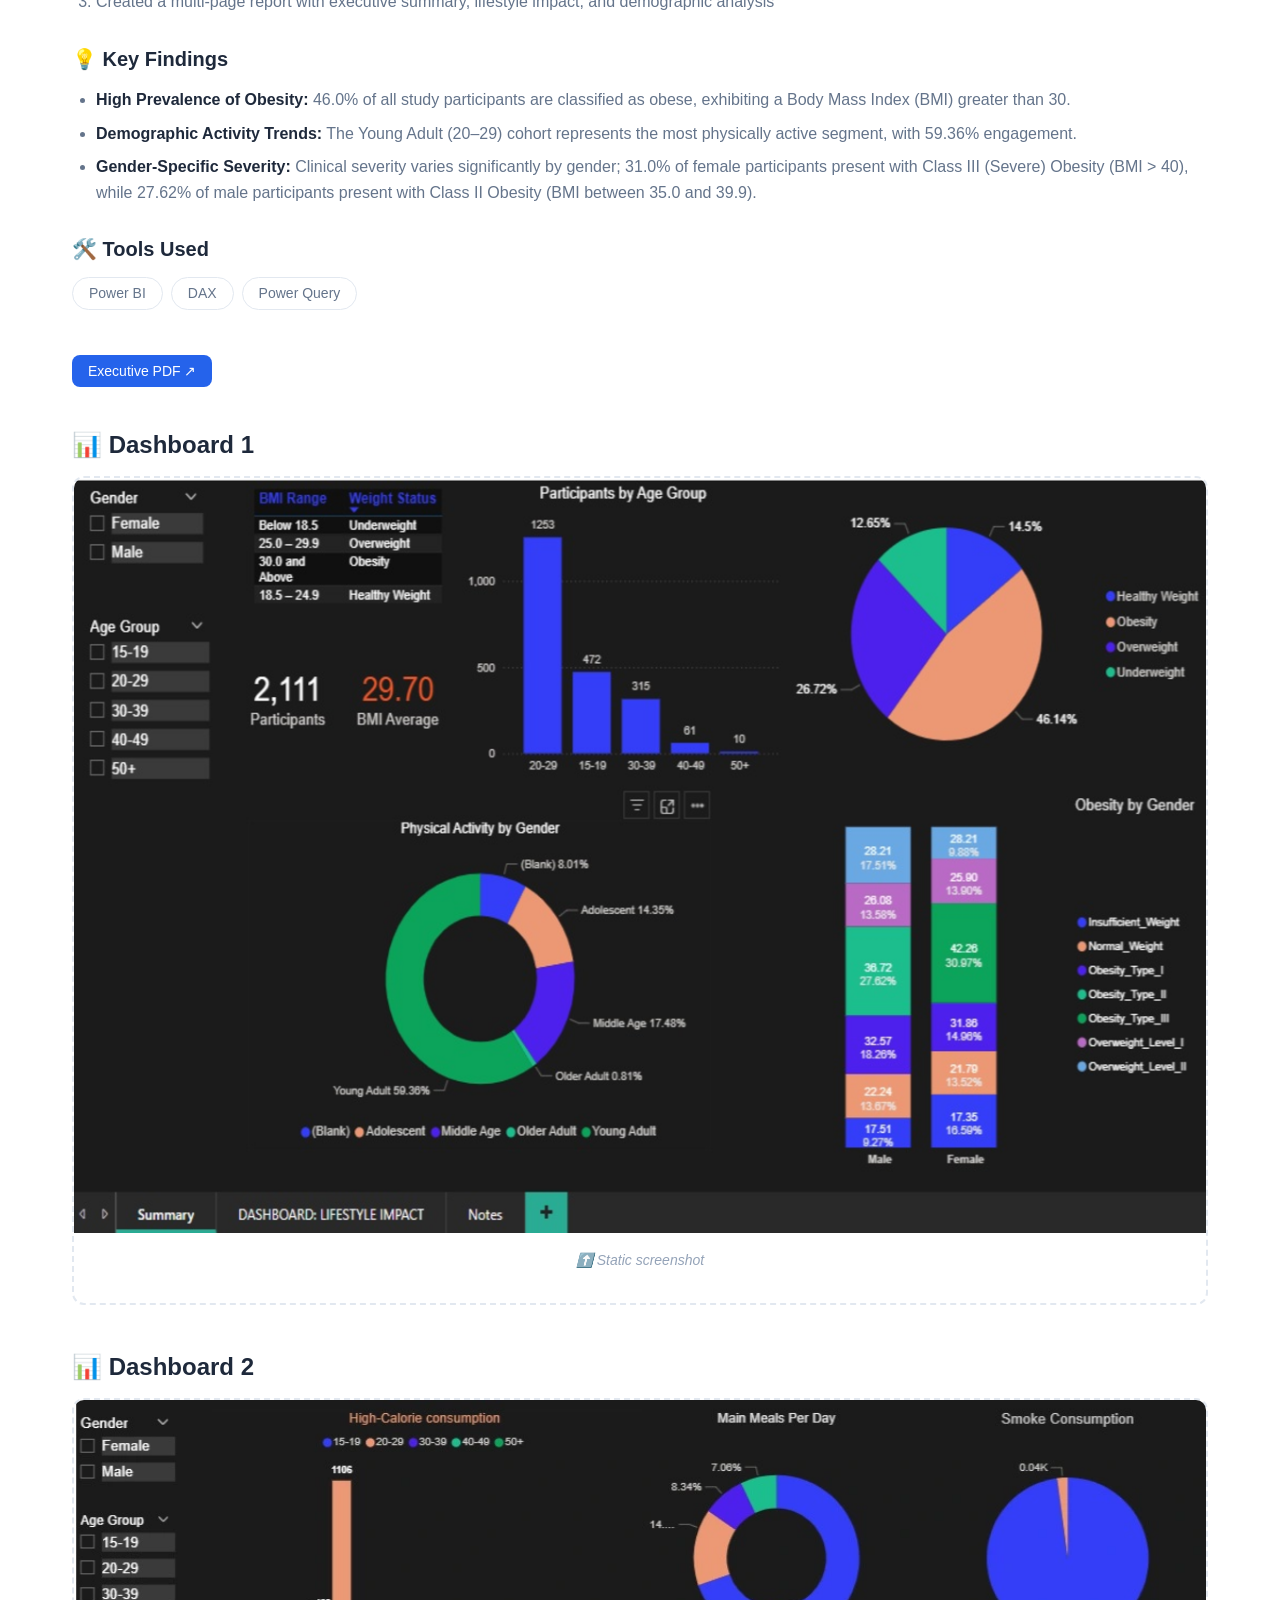
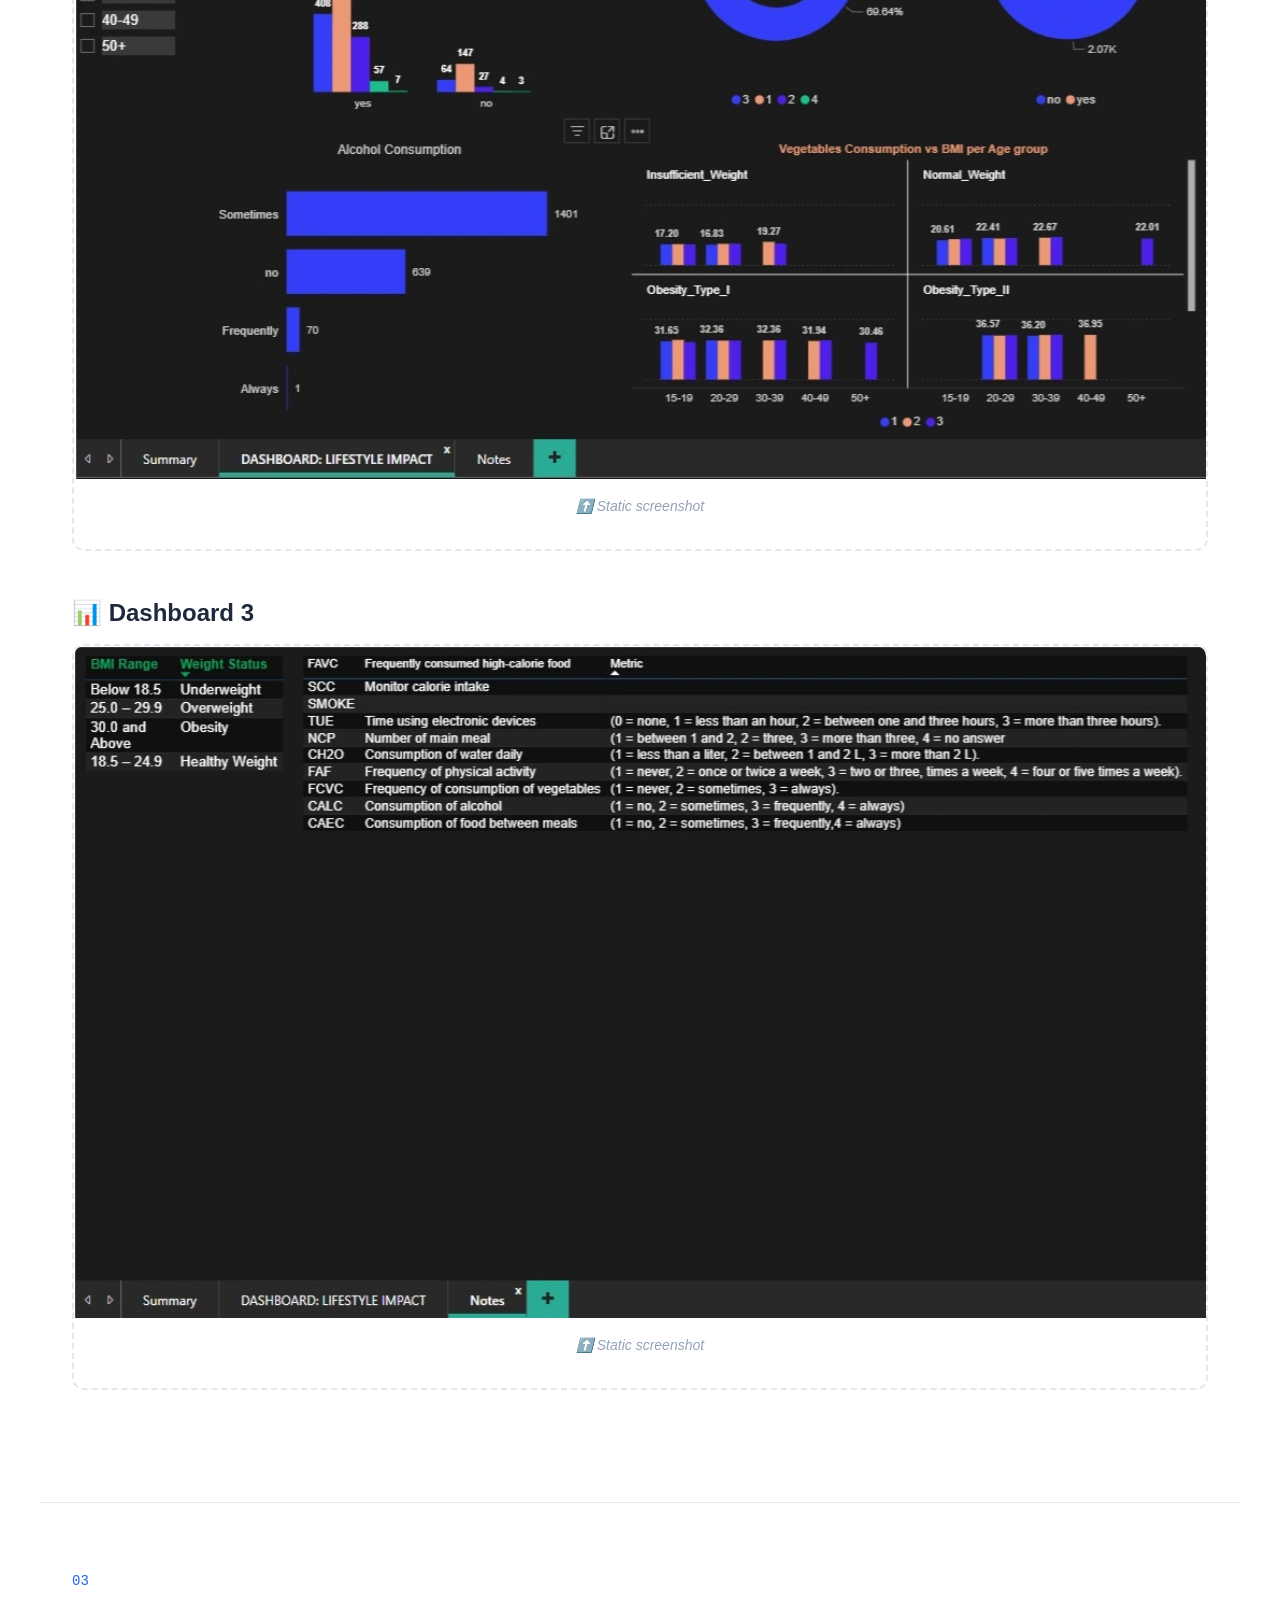
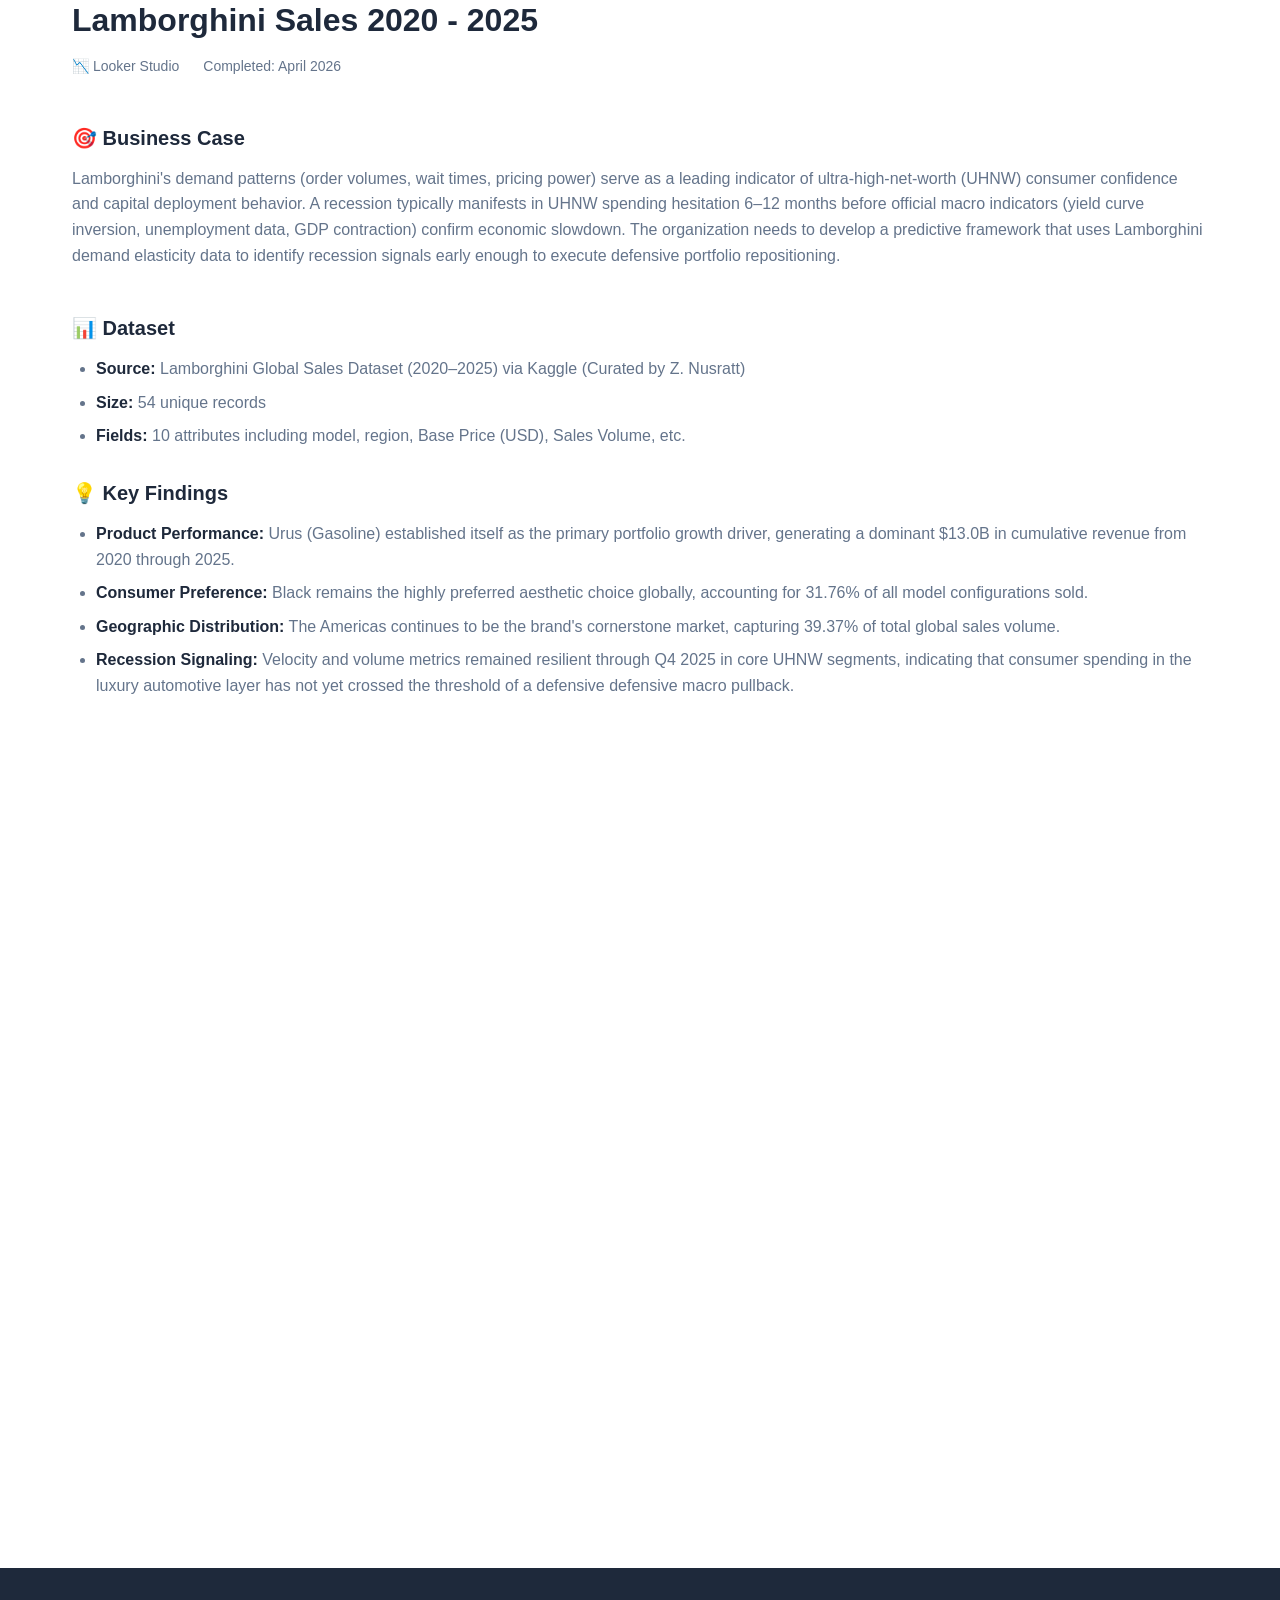
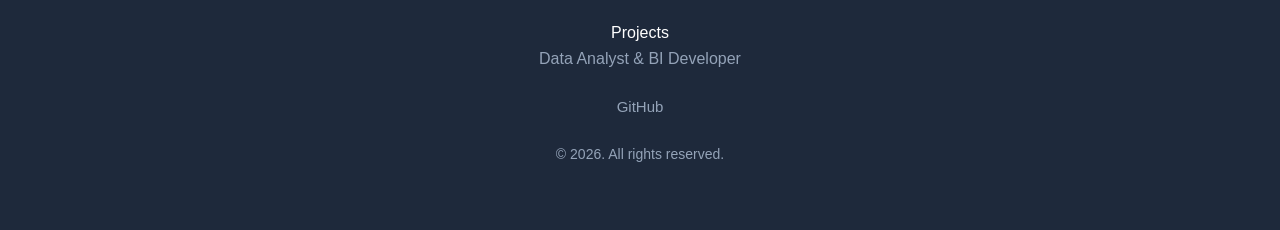
<file: projects.html>
<!DOCTYPE html>
<html lang="en">
<head>
    <meta charset="UTF-8">
    <meta name="viewport" content="width=device-width, initial-scale=1.0">
    
    <!-- Security Headers (same as index.html) -->
    <meta http-equiv="Content-Security-Policy" content="
        default-src 'self';
        script-src 'self';
        style-src 'self' 'unsafe-inline' https://fonts.googleapis.com;
        font-src 'self' https://fonts.gstatic.com;
        img-src 'self' data: https:;
        frame-src https://public.tableau.com https://app.powerbi.com https://lookerstudio.google.com https://datastudio.google.com;
        connect-src 'self' https://formspree.io;
    ">
    <meta http-equiv="X-Content-Type-Options" content="nosniff">
    <meta name="Referrer-Policy" content="strict-origin-when-cross-origin">
    
    <title>Projects  | Data Analytics Portfolio</title>
    <meta name="description" content="Data analytics projects featuring 
        interactive Tableau, Power BI, and Looker Studio dashboards.">
    
    <link rel="icon" type="image/x-icon" href="images/icons/favicon.ico">
    <link rel="preconnect" href="https://fonts.googleapis.com">
    <link rel="preconnect" href="https://fonts.gstatic.com" crossorigin>
    <link href="https://fonts.googleapis.com/css2?family=Inter:wght@300;400;500;600;700&family=JetBrains+Mono:wght@400;500&display=swap" rel="stylesheet">
    <link rel="stylesheet" href="css/style.css">
</head>
<body>
    <a href="#main-content" class="skip-link">Skip to main content</a>

    <!-- Navigation (same as index.html but "Projects" is active) -->
    <nav class="navbar" aria-label="Main navigation">
        <div class="nav-container">
            <a href="index.html" class="nav-logo" aria-label="Home">
                <span class="logo-text">My</span>
                <span class="logo-full">Portfolio</span>
            </a>
            <ul class="nav-links" id="navLinks">
                <li><a href="index.html" class="nav-link">Home</a></li>
                <li><a href="projects.html" class="nav-link active" aria-current="page">Projects</a></li>
                <li><a href="about.html" class="nav-link">About</a></li>
                <li><a href="contact.html" class="nav-link">Contact</a></li>
        <!--        <li><a href="docs/resume.pdf" class="nav-link nav-cta" target="_blank" rel="noopener noreferrer">Resume ↗</a></li>-->
            </ul>
            <button class="nav-toggle" id="navToggle" aria-expanded="false" aria-controls="navLinks" aria-label="Toggle navigation menu">
                <span class="hamburger-line"></span>
                <span class="hamburger-line"></span>
                <span class="hamburger-line"></span>
            </button>
        </div>
    </nav>

    <main id="main-content">
        <!-- Page Header -->
        <section class="page-header">
            <div class="section-container">
                <h1>Projects</h1>
                <p>Detailed case studies of my data analytics work. 
                   Each project includes the business case, approach, 
                   tools used, and key findings.</p>
            </div>
        </section>

        <!-- ═══════════════════════════════════════ -->
        <!-- PROJECT 1: FULL CASE STUDY              -->
        <!-- ═══════════════════════════════════════ -->
        <!--
          id="project-sales": This is an anchor link.
          When someone clicks "View Case Study →" on the 
          home page, it jumps directly to this section.
        -->
        <section class="project-detail" id="project-sales">
            <div class="section-container">
                <!-- Project Header -->
                <div class="project-header">
                    <span class="project-number">01</span>
                    <h2>Liqueur Sales MX </h2>
                    <div class="project-meta">
                        <span class="meta-tool">📊 Tableau</span>
                        <span class="meta-date">Completed: June 2026</span>
                <!--        <span class="meta-duration">3 days</span>-->
                    </div>
                </div>

                <!-- Case Study Content -->
                <div class="case-study">
                    <!--
                      CASE STUDY FORMAT:
                      This structure is based on what hiring managers 
                      actually look for. Each section answers a 
                      specific question they have.
                    -->

                    <div class="case-section">
                        <h3>🎯 Business Case</h3>
                        <!--
                          
                        -->
                        <p>
                            A multi-regional retail enterprise faced declining visibility into localized sales performance, leaving leadership unable to identify underperforming product segments in real-time.
                            This project establishes an interactive business intelligence framework designed to eliminate data blind spots, optimize inventory categories, and scale dynamically to support automated retail data ingestion pipelines.

                        </p>
                    </div>

                    <div class="case-section">
                        <h3>📊 Dataset</h3>
                        <ul>
                            <li><strong>Source:</strong> Liqueur Sales MX
                                </li>
                            <li><strong>Size:</strong> 5,718 transactions</li>
                            <li><strong>Period:</strong> 04/2022</li>
                            <li><strong>Fields:</strong> 33 columns including 
                                Order Date, Customer ID, City, Country, Region, Product, SKU, Price, Cost, Revenue </li>
                        </ul>
                    </div>

                    <div class="case-section">
                        <h3>🔧 Approach & Process</h3>
                        <ol>
                            <li><strong>Data Cleaning:</strong> Removed 47 
                                duplicate records and standardized date formats 
                                using SQL</li>
                            <li><strong>Data Modeling:</strong> Created 
                                calculated fields for gross margin & net revenue</li>
                            <li><strong>Dashboard Design:</strong> Built 
                                interactive dashboard with filters for region, 
                                category, and product sales to enable deep-dive root cause analysis.</li>
                            <li><strong>Insights Generation:</strong> Dug into the regional data to find out exactly why certain areas were losing money, 
                                allowing me to pinpoint underperforming locations and suggest areas where to focus.</li>
                        </ol>
                    </div>

                    <div class="case-section">
                        <h3>💡 Key Findings</h3>
                        <ul>
                           <li><strong>Regional Performance:</strong> A significant portion of total revenue (82.92%) is concentrated within three key regions. Region 3 is the largest contributor at 35.39%, followed closely by Region 4 and Region 5, which account for 24.23% and 23.30% respectively </li>
                            <li><strong>Channel</strong> Sales distribution is heavily concentrated in the Traditional channel at 90.45%, with Modeloramas representing the second-largest segment at 7.54%  </li>
                            <li><strong>Product</strong> All four products demonstrated comparable performance. Peach liqueur generated the highest sales share at 27.84%, with strawberry liqueur following at 25.50%. Mango and pineapple contributed nearly equal shares at 23.49% and 23.17%, respectively.</li>
                            <li><strong>Underperformance:</strong> Regions 1, 2, and 6 deliver marginal results, collectively accounting for just 14.11% of total sales. 
                                Region 1 registers the lowest performance with a nominal 2.04% market share. A strategic review is recommended to determine if these underperforming figures are cyclical, constrained by limited marketing spend, or driven by regional consumer preferences and cultural habits.</li>
                        </ul>
                    </div>

                    <div class="case-section">
                        <h3>🛠️ Tools Used</h3>
                        <div class="tools-used">
                            <span class="tool-badge">Tableau Desktop</span>
                            <span class="tool-badge">SQL</span>
                            <span class="tool-badge">Excel</span>
                            <span class="tool-badge">Data Cleaning</span>
                        </div>
                    </div>
                </div>

                <!-- ═══════════════════════════════════ -->
                <!-- EMBEDDED DASHBOARD                   -->
                <!-- ═══════════════════════════════════ -->
                <!--
                  🔴 PLACEHOLDER — 
                  
                  For now, we put a screenshot image here.
                  Later, we'll replace it with an actual 
                  Tableau/Power BI embed.
                -->
                <div class="dashboard-embed" id="dashboard-sales">
                    <h3>📊 Interactive Dashboard</h3>
                    
                    <!-- TEMPORARY: Screenshot placeholder -->
                    <!-- Remove this <img> when you add the real embed -->
                    

                    
                      
                    
                    <div class="dashboard-responsive-wrapper">
                        <iframe 
                            title="Sales Performance Dashboard - Interactive Tableau visualization"
                            src="https://public.tableau.com/views/Licor_sales_Mx/Dashboard1?:language=en-US&publish=yes&:sid=&:redirect=auth&:display_count=n&:origin=viz_share_link:embed=y&:display_count=no&:showVizHome=no"
                            width="100%" 
                            height="800"
                            frameborder="0"
                            loading="lazy"
                            sandbox="allow-scripts allow-same-origin allow-popups"
                            referrerpolicy="no-referrer">
                        </iframe>
                    </div>
                    
                </div>

                <!-- Links to source -->
                <!--<div class="project-links">
                    <a href="https://public.tableau.com/app/profile/
                       target="_blank" 
                       rel="noopener noreferrer" 
                       class="btn btn-outline">
                   <!--     View on Tableau Public ↗-->
                    </a>
                  
                    </a>
                </div>
            </div>
        </section>

        <!-- Divider -->
        <hr class="project-divider">

        <!-- ═══════════════════════════════════════ -->
        <!-- PROJECT 2: SAME STRUCTURE               -->
        <!-- ═══════════════════════════════════════ -->
        <section class="project-detail" id="project-hr">
            <div class="section-container">
                <div class="project-header">
                    <span class="project-number">02</span>
                    <h2>Obesity Levels </h2>
                    <div class="project-meta">
                        <span class="meta-tool">📈 Power BI</span>
                        <span class="meta-date">Completed: November 2025</span>
                   <!--     <span class="meta-duration">3 days</span>-->
                    </div>
                </div>

                <div class="case-study">
                    <div class="case-section">
                        <h3>🎯 Business Case</h3>
                                                <p>
                            This dashboard models and estimates individual obesity risk across Mexico, Peru, and Colombia. 
                            By correlating behavioral dietary habits with physical fitness metrics, the project provides data-driven insights into regional health profiles, enabling healthcare stakeholders to identify high-risk lifestyle cohorts and optimize targeted wellness interventions.
                        </p>
                    </div>

                    <div class="case-section">
                        <h3>📊 Dataset</h3>
                        <ul>
                            <li><strong>Source:</strong> Obesity Levels Dataset via Kaggle (Uploaded by F. Mehrparvar)</li>
                            <li><strong>Size:</strong> 2,111 unique records</li>
                            <li><strong>Fields:</strong> 17 attributes including 
                                gender, weight, age, high calorie intake, etc.</li>
                            <li><strong>Data Lineage Note</strong> Composed of 23% empirical survey data and 77% synthetically generated records (via SMOTE) to resolve regional class imbalances.</li>

                        </ul>
                    </div>

                    <div class="case-section">
                        <h3>🔧 Approach & Process</h3>
                        <ol>
                            <li>Cleaned and transformed data using Power Query</li>
                            <li>Built robust DAX measures to dynamically calculate Body Mass Index (BMI), conditional Weight Status tiers, and custom Age Group cohorts..</li>
                            <li>Created a multi-page report with executive 
                                summary, lifestyle impact, and 
                                demographic analysis</li>
                        </ol>
                    </div>

                    <div class="case-section">
                        <h3>💡 Key Findings</h3>
                        <ul>
                            <li><strong>High Prevalence of Obesity:</strong> 46.0% of all study participants are classified as obese, exhibiting a Body Mass Index (BMI) greater than 30.</li>
                            <li><strong>Demographic Activity Trends:</strong> The Young Adult (20–29) cohort represents the most physically active segment, with 59.36% engagement.</li>
                            <li><strong>Gender-Specific Severity:</strong> Clinical severity varies significantly by gender; 
                                31.0% of female participants present with Class III (Severe) Obesity (BMI > 40), 
                                while 27.62% of male participants present with Class II Obesity (BMI  between  35.0  and  39.9).</li>
                        </ul>
                    </div>

                    <div class="case-section">
                        <h3>🛠️ Tools Used</h3>
                        <div class="tools-used">
                            <span class="tool-badge">Power BI</span>
                            <span class="tool-badge">DAX</span>
                            <span class="tool-badge">Power Query</span>
                        </div>
                    </div>
                </div>
                
                <!-- Dashboard embed placeholder -->
                 <li style="list-style-type: none;">
  <a href="docs/Executive_Presentation.pdf" class="nav-link nav-cta" target="_blank" rel="noopener noreferrer">Executive PDF ↗</a>
</li>
                <div class="dashboard-embed" id="dashboard-hr">
                    <h3>📊 Dashboard 1</h3>
                    <div class="dashboard-placeholder">
                        <img src="images/projects/O1.webp" 
                             alt="HR Analytics Dashboard - full screenshot"
                             loading="lazy" width="1200" height="800">
                        <p class="placeholder-note">
                            ⬆️ Static screenshot 
                        </p>
                    </div>
                </div>

                <div class="dashboard-embed" id="dashboard-hr">
                    <h3>📊 Dashboard 2</h3>
                    <div class="dashboard-placeholder">
                        <img src="images/projects/O2.webp" 
                             alt="HR Analytics Dashboard - full screenshot"
                             loading="lazy" width="1200" height="800">
                        <p class="placeholder-note">
                            ⬆️ Static screenshot 
                        </p>
                    </div>
                </div>

                <div class="dashboard-embed" id="dashboard-hr">
                    <h3>📊 Dashboard 3</h3>
                    <div class="dashboard-placeholder">
                        <img src="images/projects/O3.webp" 
                             alt="HR Analytics Dashboard - full screenshot"
                             loading="lazy" width="1200" height="800">
                        <p class="placeholder-note">
                            ⬆️ Static screenshot 
                        </p>
                    </div>
                </div>
                

              <!--  <div class="project-links">
                    <a href="#" class="btn btn-outline">View on Power BI ↗</a>
                    <a href="#" class="btn btn-outline">View on GitHub ↗</a>-->
                </div>
            </div>
        </section>

        <hr class="project-divider">

        <!-- ═══════════════════════════════════════ -->
        <!-- PROJECT 3: SAME STRUCTURE               -->
        <!-- ═══════════════════════════════════════ -->
        <section class="project-detail" id="dashboard-Lamborghini Global Sales">
            <div class="section-container">
                <div class="project-header">
                    <span class="project-number">03</span>
                    <h2> Lamborghini Sales 2020 - 2025 </h2>
                    <div class="project-meta">
                        <span class="meta-tool">📉 Looker Studio</span>
                        <span class="meta-date"> Completed: April 2026</span>
                    </div>
                </div>

                <div class="case-study">
                    <div class="case-section">
                        <h3>🎯 Business Case</h3>
                        <p>
                            Lamborghini's demand patterns (order volumes, wait times, pricing power) serve as a leading indicator of ultra-high-net-worth (UHNW) consumer confidence and capital deployment behavior. 
                            A recession typically manifests in UHNW spending hesitation 6–12 months before official macro indicators (yield curve inversion, unemployment data, GDP contraction) confirm economic slowdown. 
                            The organization needs to develop a predictive framework that uses Lamborghini demand elasticity data to identify recession signals early enough to execute defensive portfolio repositioning.
                        </p>
                    </div>
                    <!-- Add more case-section blocks as needed -->
                </div>

                <div class="case-section">
                        <h3>📊 Dataset</h3>
                        <ul>
                            <li><strong>Source:</strong> Lamborghini Global Sales Dataset (2020–2025) via Kaggle (Curated by Z. Nusratt)</li>
                            <li><strong>Size:</strong> 54 unique records</li>
                            <li><strong>Fields:</strong> 10 attributes including 
                                model, region, Base Price (USD), Sales Volume, etc.</li>
                        </ul>
                    </div>
                
                <div class="case-section">
                        <h3>💡 Key Findings</h3>
                        <ul>
                            <li><strong>Product Performance:</strong> Urus (Gasoline) established itself as the primary portfolio growth driver, generating a dominant $13.0B in cumulative revenue from 2020 through 2025.</li>
                            <li><strong>Consumer Preference:</strong> Black remains the highly preferred aesthetic choice globally, accounting for 31.76% of all model configurations sold.</li>
                            <li><strong>Geographic Distribution:</strong> The Americas continues to be the brand's cornerstone market, capturing 39.37% of total global sales volume.</li>
                            <li><strong>Recession Signaling:</strong> Velocity and volume metrics remained resilient through Q4 2025 in core UHNW segments, indicating that consumer spending in the luxury automotive layer has not yet crossed the threshold of a defensive defensive macro pullback.</li>
                        </ul>
                    </div>    

                <div class="dashboard-embed" id="dashboard-Lamborghini Global Sales">
    <iframe 
        title="Dashboard-Lamborghini Global Sales"
        src="https://lookerstudio.google.com/embed/reporting/7411cda6-850b-47b6-ae97-eda72de70d25/page/syquF"
        width="100%" 
        height="638"
        frameborder="0"
        loading="lazy"
        sandbox="allow-storage-access-by-user-activation allow-scripts allow-same-origin allow-popups allow-popups-to-escape-sandbox"
    
        allowfullscreen
        style="border: none;">
        
        <p>Your browser doesn't support iframes. 
           <a href="https://lookerstudio.google.com/embed/reporting/7411cda6-850b-47b6-ae97-eda72de70d25/page/syquF" 
              target="_blank" rel="noopener noreferrer">
              View this report on Looker Studio
           </a>
        </p>
    </iframe>
</div>

            <!-- Removed broken syntax comments and safely closed out your layout -->
            <div class="project-links">
                <!-- <a href="#" class="btn btn-outline">Project Link</a> -->
            </div>
        </div>
    </section>
</main>

    <!-- Footer (same as index.html) -->
    <footer class="footer" aria-label="Footer">
        <div class="footer-container">
            <div class="footer-content">
                <p class="footer-name"></p>Projects
                <p class="footer-role">Data Analyst & BI Developer</p>
            </div>
            <div class="footer-links">
                
                <a href="https://github.com/Gecko1-F/Data-Analysis-Portfolio/" target="_blank" rel="noopener noreferrer">GitHub</a>
               <!-- <a href="mailto:your-email@example.com">Email</a>-->
            </div>
            <p class="footer-copyright">© <span id="currentYear"></span>. All rights reserved.</p>
            <script>
                document.getElementById('currentYear').textContent = new Date().getFullYear();
                </script>
        </div>
    </footer>

    <script src="js/main.js"></script>
</body>
</html>
</file>
<file: css/style.css>
/* ═══════════════════════════════════════════════════════════
   PORTFOLIO STYLESHEET
   ═══════════════════════════════════════════════════════════
   
   TABLE OF CONTENTS:
   1. CSS Variables (Design Tokens)
   2. Reset & Base Styles
   3. Typography
   4. Layout Utilities
   5. Skip Link (Accessibility)
   6. Navigation
   7. Hero Section
   8. Project Cards
   9. Project Detail / Case Study
   10. Dashboard Embeds
   11. Skills Section
   12. About Page
   13. Contact Page & Form
   14. Footer
   15. Buttons
   16. Responsive Design (Media Queries)
   17. Animations
   18. Print Styles
   ═══════════════════════════════════════════════════════════ */


/* ─────────────────────────────────────────────────────────
   1. CSS VARIABLES (Design Tokens)
   ─────────────────────────────────────────────────────────
   WHAT: Variables that store your design values in one place.
   WHY:  Change a color here → it updates EVERYWHERE automatically.
         This makes redesigns and dark mode trivially easy.
   
   HOW:  var(--variable-name) is used throughout the stylesheet.
         :root means "the whole document."
*/
:root {
    /* Colors — Professional Blue Theme */
    --color-primary: #2563eb;        /* Main brand blue */
    --color-primary-dark: #1d4ed8;   /* Darker blue for hover */
    --color-primary-light: #dbeafe;  /* Very light blue for backgrounds */
    
    --color-text: #1e293b;           /* Main text color (near-black) */
    --color-text-light: #64748b;     /* Secondary text (gray) */
    --color-text-lighter: #94a3b8;   /* Even lighter text */
    
    --color-bg: #ffffff;             /* Page background */
    --color-bg-alt: #f8fafc;         /* Alternating section background */
    --color-bg-card: #ffffff;        /* Card background */
    
    --color-border: #e2e8f0;         /* Border color */
    --color-border-hover: #cbd5e1;   /* Border on hover */
    
    --color-success: #16a34a;        /* Green for success messages */
    --color-error: #dc2626;          /* Red for errors */
    
    /* Typography */
    --font-main: 'Inter', -apple-system, BlinkMacSystemFont, 
                 'Segoe UI', Roboto, sans-serif;
    --font-mono: 'JetBrains Mono', 'Fira Code', monospace;
    
    /* Spacing Scale (consistent spacing system) */
    --space-xs: 0.25rem;   /* 4px */
    --space-sm: 0.5rem;    /* 8px */
    --space-md: 1rem;       /* 16px */
    --space-lg: 1.5rem;     /* 24px */
    --space-xl: 2rem;       /* 32px */
    --space-2xl: 3rem;      /* 48px */
    --space-3xl: 4rem;      /* 64px */
    --space-4xl: 6rem;      /* 96px */
    
    /* Layout */
    --max-width: 1200px;           /* Max content width */
    --nav-height: 70px;            /* Fixed navbar height */
    --border-radius: 8px;          /* Standard corner rounding */
    --border-radius-lg: 12px;      /* Larger corner rounding */
    
    /* Shadows */
    --shadow-sm: 0 1px 2px rgba(0, 0, 0, 0.05);
    --shadow-md: 0 4px 6px -1px rgba(0, 0, 0, 0.1);
    --shadow-lg: 0 10px 15px -3px rgba(0, 0, 0, 0.1);
    --shadow-xl: 0 20px 25px -5px rgba(0, 0, 0, 0.1);
    
    /* Transitions */
    --transition-fast: 150ms ease;
    --transition-normal: 250ms ease;
    --transition-slow: 350ms ease;
}


/* ─────────────────────────────────────────────────────────
   2. RESET & BASE STYLES
   ─────────────────────────────────────────────────────────
   WHAT: Removes inconsistent default browser styles and 
         sets a clean foundation.
   WHY:  Every browser (Chrome, Firefox, Safari) has different 
         default margins, paddings, and font sizes. This 
         normalizes everything so your site looks the same 
         everywhere.
*/
*,
*::before,
*::after {
    margin: 0;
    padding: 0;
    box-sizing: border-box;
    /* 
      box-sizing: border-box
      WHAT: Makes width/height include padding and border.
      WHY:  Without it, a "300px wide" box with 20px padding 
            becomes 340px total. With border-box, it stays 300px.
            This makes layouts MUCH more predictable.
    */
}

html {
    scroll-behavior: smooth;
    /* 
      WHAT: Smooth scrolling when clicking anchor links.
      WHY:  Instead of jumping instantly to #project-sales, 
            it smoothly scrolls there. Better user experience.
    */
    scroll-padding-top: var(--nav-height);
    /* 
      WHAT: Offset for fixed navbar when scrolling to anchors.
      WHY:  Without this, the navbar covers the top of the 
            section when you jump to an anchor link.
    */
}

body {
    font-family: var(--font-main);
    font-size: 1rem;              /* 16px */
    line-height: 1.6;             /* 1.6× the font size = comfortable reading */
    color: var(--color-text);
    background-color: var(--color-bg);
    -webkit-font-smoothing: antialiased;
    -moz-osx-font-smoothing: grayscale;
    /* 
      Font smoothing: Makes text render more crisply on Mac/Windows.
    */
}

img {
    max-width: 100%;     /* Images never overflow their container */
    height: auto;        /* Maintain aspect ratio */
    display: block;      /* Remove mysterious bottom gap */
}

a {
    color: var(--color-primary);
    text-decoration: none;
    transition: color var(--transition-fast);
}

a:hover {
    color: var(--color-primary-dark);
}

/* Focus styles for keyboard navigation (Accessibility) */
a:focus-visible,
button:focus-visible,
input:focus-visible,
textarea:focus-visible {
    outline: 2px solid var(--color-primary);
    outline-offset: 2px;
    /* 
      :focus-visible vs :focus
      WHAT: Only shows outline when user is using keyboard (Tab key).
      WHY:  Mouse users don't need to see the focus ring, 
            but keyboard users absolutely do. Best of both worlds.
    */
}

ul, ol {
    list-style: none;    /* Remove default bullets/numbers */
}


/* ─────────────────────────────────────────────────────────
   3. TYPOGRAPHY
   ───────────────────────────────────────────────────────── */
h1, h2, h3, h4 {
    line-height: 1.2;
    font-weight: 600;
    color: var(--color-text);
}

h1 { font-size: 2.5rem; }     /* 40px */
h2 { font-size: 2rem; }       /* 32px */
h3 { font-size: 1.5rem; }     /* 24px */
h4 { font-size: 1.125rem; }   /* 18px */

p {
    margin-bottom: var(--space-md);
    color: var(--color-text-light);
}

strong {
    color: var(--color-text);
    font-weight: 600;
}


/* ─────────────────────────────────────────────────────────
   4. LAYOUT UTILITIES
   ───────────────────────────────────────────────────────── */
.section-container {
    max-width: var(--max-width);
    margin: 0 auto;              /* Center horizontally */
    padding: 0 var(--space-xl);  /* Side padding on mobile */
}

.section-title {
    text-align: center;
    margin-bottom: var(--space-sm);
}

.section-subtitle {
    text-align: center;
    color: var(--color-text-light);
    margin-bottom: var(--space-3xl);
    font-size: 1.125rem;
}

.section-cta {
    text-align: center;
    margin-top: var(--space-3xl);
}


/* ─────────────────────────────────────────────────────────
   5. SKIP LINK (Accessibility)
   ───────────────────────────────────────────────────────── */
.skip-link {
    position: absolute;
    top: -100%;
    left: var(--space-md);
    background: var(--color-primary);
    color: white;
    padding: var(--space-sm) var(--space-md);
    border-radius: var(--border-radius);
    z-index: 1000;
    font-weight: 500;
}

.skip-link:focus {
    top: var(--space-md);
    color: white;
}


/* ─────────────────────────────────────────────────────────
   6. NAVIGATION
   ───────────────────────────────────────────────────────── */
.navbar {
    position: fixed;           /* Stays at top when scrolling */
    top: 0;
    left: 0;
    right: 0;
    height: var(--nav-height);
    background: rgba(255, 255, 255, 0.95);
    backdrop-filter: blur(10px);
    /* 
      backdrop-filter: blur
      WHAT: Blurs the content behind the navbar.
      WHY:  Creates a modern "frosted glass" effect.
            Content scrolling behind is slightly visible but blurred.
    */
    border-bottom: 1px solid var(--color-border);
    z-index: 100;              /* Stays above all other content */
    transition: box-shadow var(--transition-normal);
}

.navbar.scrolled {
    box-shadow: var(--shadow-md);
}

.nav-container {
    max-width: var(--max-width);
    margin: 0 auto;
    padding: 0 var(--space-xl);
    height: 100%;
    display: flex;
    align-items: center;
    justify-content: space-between;
}

.nav-logo {
    display: flex;
    align-items: center;
    gap: var(--space-sm);
    font-weight: 700;
    font-size: 1.25rem;
    color: var(--color-text);
}

.nav-logo:hover {
    color: var(--color-primary);
}

.logo-text {
    background: var(--color-primary);
    color: white;
    width: 36px;
    height: 36px;
    border-radius: 8px;
    display: flex;
    align-items: center;
    justify-content: center;
    font-size: 0.875rem;
    font-weight: 700;
}

.nav-links {
    display: flex;
    align-items: center;
    gap: var(--space-lg);
}

.nav-link {
    font-size: 0.9375rem;
    font-weight: 500;
    color: var(--color-text-light);
    position: relative;
    padding: var(--space-xs) 0;
}

.nav-link:hover,
.nav-link.active {
    color: var(--color-primary);
}

/* Active page indicator line */
.nav-link.active::after {
    content: '';
    position: absolute;
    bottom: -4px;
    left: 0;
    right: 0;
    height: 2px;
    background: var(--color-primary);
    border-radius: 1px;
}

.nav-cta {
    background: var(--color-primary);
    color: white !important;
    padding: var(--space-sm) var(--space-md) !important;
    border-radius: var(--border-radius);
    font-size: 0.875rem;
}

.nav-cta:hover {
    background: var(--color-primary-dark);
    color: white !important;
}

/* Hamburger button (hidden on desktop) */
.nav-toggle {
    display: none;
    background: none;
    border: none;
    cursor: pointer;
    padding: var(--space-sm);
    flex-direction: column;
    gap: 5px;
}

.hamburger-line {
    display: block;
    width: 24px;
    height: 2px;
    background: var(--color-text);
    border-radius: 1px;
    transition: transform var(--transition-normal), 
                opacity var(--transition-normal);
}


/* ─────────────────────────────────────────────────────────
   7. HERO SECTION
   ───────────────────────────────────────────────────────── */
.hero {
    min-height: 90vh;
    display: flex;
    align-items: center;
    padding-top: var(--nav-height);
    background: linear-gradient(135deg, var(--color-bg) 0%, var(--color-primary-light) 100%);
}

.hero-container {
    max-width: var(--max-width);
    margin: 0 auto;
    padding: var(--space-4xl) var(--space-xl);
}

.hero-greeting {
    font-size: 1.125rem;
    color: var(--color-primary);
    font-weight: 500;
    margin-bottom: var(--space-sm);
}

.hero-title {
    font-size: 3.5rem;
    font-weight: 700;
    margin-bottom: var(--space-md);
    background: linear-gradient(135deg, var(--color-text) 0%, var(--color-primary) 100%);
    -webkit-background-clip: text;
    -webkit-text-fill-color: transparent;
    background-clip: text;
}

.hero-subtitle {
    font-size: 1.5rem;
    color: var(--color-text-light);
    font-weight: 400;
    margin-bottom: var(--space-lg);
}

.hero-description {
    font-size: 1.125rem;
    max-width: 600px;
    margin-bottom: var(--space-xl);
    line-height: 1.7;
}

.hero-buttons {
    display: flex;
    gap: var(--space-md);
    margin-bottom: var(--space-2xl);
    flex-wrap: wrap;
}

.hero-tools {
    display: flex;
    flex-wrap: wrap;
    gap: var(--space-sm);
}

.tool-badge {
    background: var(--color-bg);
    border: 1px solid var(--color-border);
    padding: var(--space-xs) var(--space-md);
    border-radius: 100px;
    font-size: 0.875rem;
    color: var(--color-text-light);
    font-weight: 500;
}


/* ─────────────────────────────────────────────────────────
   8. PROJECT CARDS (Home Page Grid)
   ───────────────────────────────────────────────────────── */
.featured-projects {
    padding: var(--space-4xl) 0;
    background: var(--color-bg-alt);
}

.projects-grid {
    display: grid;
    grid-template-columns: repeat(auto-fit, minmax(340px, 1fr));
    gap: var(--space-xl);
    /*
      grid-template-columns: repeat(auto-fit, minmax(340px, 1fr))
      WHAT: Creates a responsive grid that automatically adjusts.
      HOW:  Cards are minimum 340px wide. If screen is wide enough, 
            show multiple columns. If not, stack them.
      WHY:  No media queries needed for this — it's automatically responsive!
    */
}

.project-card {
    background: var(--color-bg-card);
    border-radius: var(--border-radius-lg);
    overflow: hidden;
    border: 1px solid var(--color-border);
    transition: transform var(--transition-normal), 
                box-shadow var(--transition-normal);
}

.project-card:hover {
    transform: translateY(-4px);
    box-shadow: var(--shadow-lg);
}

.card-image {
    position: relative;
    overflow: hidden;
    aspect-ratio: 3 / 2;
    /*
      aspect-ratio: 3 / 2
      WHAT: Forces the image container to maintain a 3:2 ratio.
      WHY:  All cards will be the same height regardless of 
            image dimensions. Creates visual consistency.
    */
}

.card-image img {
    width: 100%;
    height: 100%;
    object-fit: cover;
    transition: transform var(--transition-slow);
}

.project-card:hover .card-image img {
    transform: scale(1.05);
}

.card-tool-tag {
    position: absolute;
    top: var(--space-md);
    right: var(--space-md);
    background: rgba(0, 0, 0, 0.7);
    color: white;
    padding: var(--space-xs) var(--space-sm);
    border-radius: var(--border-radius);
    font-size: 0.75rem;
    font-weight: 600;
}

.card-content {
    padding: var(--space-lg);
}

.card-title {
    font-size: 1.25rem;
    margin-bottom: var(--space-sm);
}

.card-description {
    font-size: 0.9375rem;
    margin-bottom: var(--space-md);
}

.card-tags {
    display: flex;
    flex-wrap: wrap;
    gap: var(--space-xs);
    margin-bottom: var(--space-md);
}

.tag {
    background: var(--color-primary-light);
    color: var(--color-primary);
    padding: 2px 10px;
    border-radius: 100px;
    font-size: 0.75rem;
    font-weight: 500;
}

.card-link {
    font-weight: 600;
    font-size: 0.9375rem;
}


/* ─────────────────────────────────────────────────────────
   9. PROJECT DETAIL / CASE STUDY (Projects Page)
   ───────────────────────────────────────────────────────── */
.page-header {
    padding: calc(var(--nav-height) + var(--space-3xl)) 0 var(--space-2xl);
    background: var(--color-bg-alt);
    border-bottom: 1px solid var(--color-border);
}

.page-header h1 {
    margin-bottom: var(--space-sm);
}

.page-header p {
    font-size: 1.125rem;
    max-width: 600px;
}

.project-detail {
    padding: var(--space-3xl) 0;
}

.project-header {
    margin-bottom: var(--space-2xl);
}

.project-number {
    font-family: var(--font-mono);
    font-size: 0.875rem;
    color: var(--color-primary);
    font-weight: 500;
}

.project-header h2 {
    font-size: 2rem;
    margin: var(--space-sm) 0 var(--space-md);
}

.project-meta {
    display: flex;
    gap: var(--space-lg);
    flex-wrap: wrap;
}

.project-meta span {
    font-size: 0.875rem;
    color: var(--color-text-light);
}

.case-study {
    margin-bottom: var(--space-2xl);
}

.case-section {
    margin-bottom: var(--space-xl);
}

.case-section h3 {
    font-size: 1.25rem;
    margin-bottom: var(--space-md);
    color: var(--color-text);
}

.case-section ul,
.case-section ol {
    padding-left: var(--space-lg);
    margin-bottom: var(--space-md);
}

.case-section li {
    margin-bottom: var(--space-sm);
    color: var(--color-text-light);
    line-height: 1.6;
}

.case-section ul li {
    list-style: disc;
}

.case-section ol li {
    list-style: decimal;
}

.tools-used {
    display: flex;
    flex-wrap: wrap;
    gap: var(--space-sm);
}

.project-divider {
    max-width: var(--max-width);
    margin: 0 auto;
    border: none;
    border-top: 1px solid var(--color-border);
}

.project-links {
    display: flex;
    gap: var(--space-md);
    flex-wrap: wrap;
    margin-top: var(--space-xl);
}


/* ─────────────────────────────────────────────────────────
   10. DASHBOARD EMBEDS
   ─────────────────────────────────────────────────────────
   WHAT: Styles for the iframe containers.
   WHY:  Makes embedded dashboards responsive and properly sized.
*/
.dashboard-embed {
    margin: var(--space-2xl) 0;
}

.dashboard-embed h3 {
    margin-bottom: var(--space-md);
}

/* Responsive iframe wrapper */
.dashboard-responsive-wrapper {
    position: relative;
    width: 100%;
    overflow: hidden;
    border-radius: var(--border-radius-lg);
    border: 1px solid var(--color-border);
    background: var(--color-bg-alt);
}

.dashboard-responsive-wrapper iframe {
    width: 100%;
    min-height: 600px;
    border: none;
    display: block;
}

/* Placeholder for screenshots (before real embeds) */
.dashboard-placeholder {
    border: 2px dashed var(--color-border);
    border-radius: var(--border-radius-lg);
    overflow: hidden;
}

.dashboard-placeholder img {
    width: 100%;
    height: auto;
}

.placeholder-note {
    text-align: center;
    padding: var(--space-md);
    font-size: 0.875rem;
    color: var(--color-text-lighter);
    font-style: italic;
}


/* ─────────────────────────────────────────────────────────
   11. SKILLS SECTION
   ───────────────────────────────────────────────────────── */
.skills {
    padding: var(--space-4xl) 0;
}

.skills-grid {
    display: grid;
    grid-template-columns: repeat(auto-fit, minmax(250px, 1fr));
    gap: var(--space-xl);
}

.skill-category {
    background: var(--color-bg-alt);
    padding: var(--space-xl);
    border-radius: var(--border-radius-lg);
    border: 1px solid var(--color-border);
}

.skill-category h3 {
    font-size: 1.125rem;
    margin-bottom: var(--space-md);
}

.skill-category ul {
    padding-left: var(--space-lg);
}

.skill-category li {
    list-style: disc;
    margin-bottom: var(--space-sm);
    color: var(--color-text-light);
    font-size: 0.9375rem;
}


/* ─────────────────────────────────────────────────────────
   12. ABOUT PAGE
   ───────────────────────────────────────────────────────── */
.about-content {
    padding: var(--space-3xl) 0;
}

.about-grid {
    display: grid;
    grid-template-columns: 300px 1fr;
    gap: var(--space-3xl);
    align-items: start;
}

.about-image img {
    border-radius: var(--border-radius-lg);
    width: 100%;
}

.about-text h2 {
    margin-bottom: var(--space-lg);
}

.about-text h3 {
    margin-top: var(--space-xl);
    margin-bottom: var(--space-md);
    font-size: 1.25rem;
}

.certifications-list li,
.about-text ul li {
    list-style: none;
    margin-bottom: var(--space-sm);
    color: var(--color-text-light);
}

.about-cta {
    display: flex;
    gap: var(--space-md);
    margin-top: var(--space-xl);
    flex-wrap: wrap;
}


/* ─────────────────────────────────────────────────────────
   13. CONTACT PAGE & FORM
   ───────────────────────────────────────────────────────── */
.contact-section {
    padding: var(--space-3xl) 0;
}

.contact-grid {
    display: grid;
    grid-template-columns: 1fr 350px;
    gap: var(--space-3xl);
}

.form-group {
    margin-bottom: var(--space-lg);
}

.form-group label {
    display: block;
    font-weight: 500;
    margin-bottom: var(--space-sm);
    font-size: 0.9375rem;
}

.required {
    color: var(--color-error);
}

.form-group input,
.form-group textarea {
    width: 100%;
    padding: var(--space-sm) var(--space-md);
    border: 1px solid var(--color-border);
    border-radius: var(--border-radius);
    font-family: var(--font-main);
    font-size: 1rem;
    color: var(--color-text);
    background: var(--color-bg);
    transition: border-color var(--transition-fast),
                box-shadow var(--transition-fast);
}

.form-group input:focus,
.form-group textarea:focus {
    border-color: var(--color-primary);
    box-shadow: 0 0 0 3px rgba(37, 99, 235, 0.1);
    outline: none;
}

.form-group textarea {
    resize: vertical;
    min-height: 120px;
}

.form-success {
    background: #f0fdf4;
    border: 1px solid #bbf7d0;
    color: var(--color-success);
    padding: var(--space-lg);
    border-radius: var(--border-radius);
    text-align: center;
    font-weight: 500;
}

.contact-info h3 {
    margin-bottom: var(--space-xl);
}

.contact-method {
    margin-bottom: var(--space-lg);
}

.contact-method h4 {
    margin-bottom: var(--space-xs);
    font-size: 1rem;
}

.contact-method a,
.contact-method p {
    font-size: 0.9375rem;
}


/* ─────────────────────────────────────────────────────────
   14. FOOTER
   ───────────────────────────────────────────────────────── */
.footer {
    background: var(--color-text);
    color: white;
    padding: var(--space-2xl) 0;
    margin-top: var(--space-3xl);
}

.footer-container {
    max-width: var(--max-width);
    margin: 0 auto;
    padding: 0 var(--space-xl);
    text-align: center;
}

.footer-name {
    font-size: 1.25rem;
    font-weight: 600;
    color: white;
    margin-bottom: var(--space-xs);
}

.footer-role {
    color: var(--color-text-lighter);
    margin-bottom: var(--space-lg);
}

.footer-links {
    display: flex;
    justify-content: center;
    gap: var(--space-xl);
    margin-bottom: var(--space-lg);
    flex-wrap: wrap;
}

.footer-links a {
    color: var(--color-text-lighter);
    font-size: 0.9375rem;
}

.footer-links a:hover {
    color: white;
}

.footer-copyright {
    font-size: 0.875rem;
    color: var(--color-text-lighter);
}


/* ─────────────────────────────────────────────────────────
   15. BUTTONS
   ───────────────────────────────────────────────────────── */
.btn {
    display: inline-flex;
    align-items: center;
    gap: var(--space-sm);
    padding: 12px 24px;
    border-radius: var(--border-radius);
    font-size: 0.9375rem;
    font-weight: 600;
    font-family: var(--font-main);
    cursor: pointer;
    border: 2px solid transparent;
    transition: all var(--transition-normal);
    text-decoration: none;
}

.btn-primary {
    background: var(--color-primary);
    color: white;
    border-color: var(--color-primary);
}

.btn-primary:hover {
    background: var(--color-primary-dark);
    border-color: var(--color-primary-dark);
    color: white;
}

.btn-secondary {
    background: transparent;
    color: var(--color-primary);
    border-color: var(--color-primary);
}

.btn-secondary:hover {
    background: var(--color-primary);
    color: white;
}

.btn-outline {
    background: transparent;
    color: var(--color-text);
    border-color: var(--color-border);
}

.btn-outline:hover {
    border-color: var(--color-primary);
    color: var(--color-primary);
}

.btn-full {
    width: 100%;
    justify-content: center;
}


/* ─────────────────────────────────────────────────────────
   16. RESPONSIVE DESIGN (Media Queries)
   ─────────────────────────────────────────────────────────
   WHAT: Different styles for different screen sizes.
   WHY:  Your site must work on phones (360px), tablets (768px), 
         and desktops (1200px+). Most recruiters first check 
         on their phone!
   
   We use "mobile-first" approach: base styles are for mobile, 
   then we add complexity for larger screens. But since our 
   base is desktop, we use max-width queries here.
*/

/* Tablet (≤ 768px) */
@media (max-width: 768px) {
    /* Show hamburger menu */
    .nav-toggle {
        display: flex;
    }

    /* Hide nav links (show when toggled) */
    .nav-links {
        display: none;
        position: absolute;
        top: var(--nav-height);
        left: 0;
        right: 0;
        background: var(--color-bg);
        border-bottom: 1px solid var(--color-border);
        flex-direction: column;
        padding: var(--space-lg);
        gap: var(--space-md);
        box-shadow: var(--shadow-lg);
    }

    .nav-links.active {
        display: flex;
    }

    .nav-link.active::after {
        display: none;
    }

    /* Smaller hero */
    .hero-title {
        font-size: 2.5rem;
    }

    .hero-subtitle {
        font-size: 1.25rem;
    }

    /* Stack about page */
    .about-grid {
        grid-template-columns: 1fr;
    }

    .about-image {
        max-width: 250px;
    }

    /* Stack contact page */
    .contact-grid {
        grid-template-columns: 1fr;
    }

    /* Project cards single column */
    .projects-grid {
        grid-template-columns: 1fr;
    }

    /* Dashboard embeds smaller */
    .dashboard-responsive-wrapper iframe {
        min-height: 400px;
    }
}

/* Small phones (≤ 480px) */
@media (max-width: 480px) {
    h1 { font-size: 2rem; }
    h2 { font-size: 1.5rem; }

    .hero-title {
        font-size: 2rem;
    }

    .hero-buttons {
        flex-direction: column;
    }

    .hero-buttons .btn {
        width: 100%;
        justify-content: center;
    }

    .logo-full {
        display: none;
    }

    .project-links {
        flex-direction: column;
    }

    .project-links .btn {
        width: 100%;
        justify-content: center;
    }
}


/* ─────────────────────────────────────────────────────────
   17. ANIMATIONS
   ─────────────────────────────────────────────────────────
   IMPORTANT: Respect users who prefer reduced motion.
   Some people get motion sickness from animations.
   The prefers-reduced-motion query handles this.
*/

/* Fade-in animation for elements as they appear */
@keyframes fadeInUp {
    from {
        opacity: 0;
        transform: translateY(20px);
    }
    to {
        opacity: 1;
        transform: translateY(0);
    }
}

.hero-greeting,
.hero-title,
.hero-subtitle,
.hero-description,
.hero-buttons,
.hero-tools {
    animation: fadeInUp 0.6s ease forwards;
}

.hero-title { animation-delay: 0.1s; }
.hero-subtitle { animation-delay: 0.2s; }
.hero-description { animation-delay: 0.3s; }
.hero-buttons { animation-delay: 0.4s; }
.hero-tools { animation-delay: 0.5s; }

/* Disable animations for users who prefer reduced motion */
@media (prefers-reduced-motion: reduce) {
    *,
    *::before,
    *::after {
        animation-duration: 0.01ms !important;
        animation-iteration-count: 1 !important;
        transition-duration: 0.01ms !important;
        scroll-behavior: auto !important;
    }
}


/* ─────────────────────────────────────────────────────────
   18. PRINT STYLES
   ─────────────────────────────────────────────────────────
   WHAT: Styles applied when someone prints your page.
   WHY:  A recruiter might print your portfolio. Make it look 
         good on paper too.
*/
@media print {
    .navbar,
    .nav-toggle,
    .hero-buttons,
    .footer,
    .dashboard-embed iframe {
        display: none !important;
    }

    body {
        font-size: 12pt;
        color: black;
    }

    a {
        color: black;
        text-decoration: underline;
    }

    .hero {
        min-height: auto;
        padding: 20px 0;
    }
}
</file>
